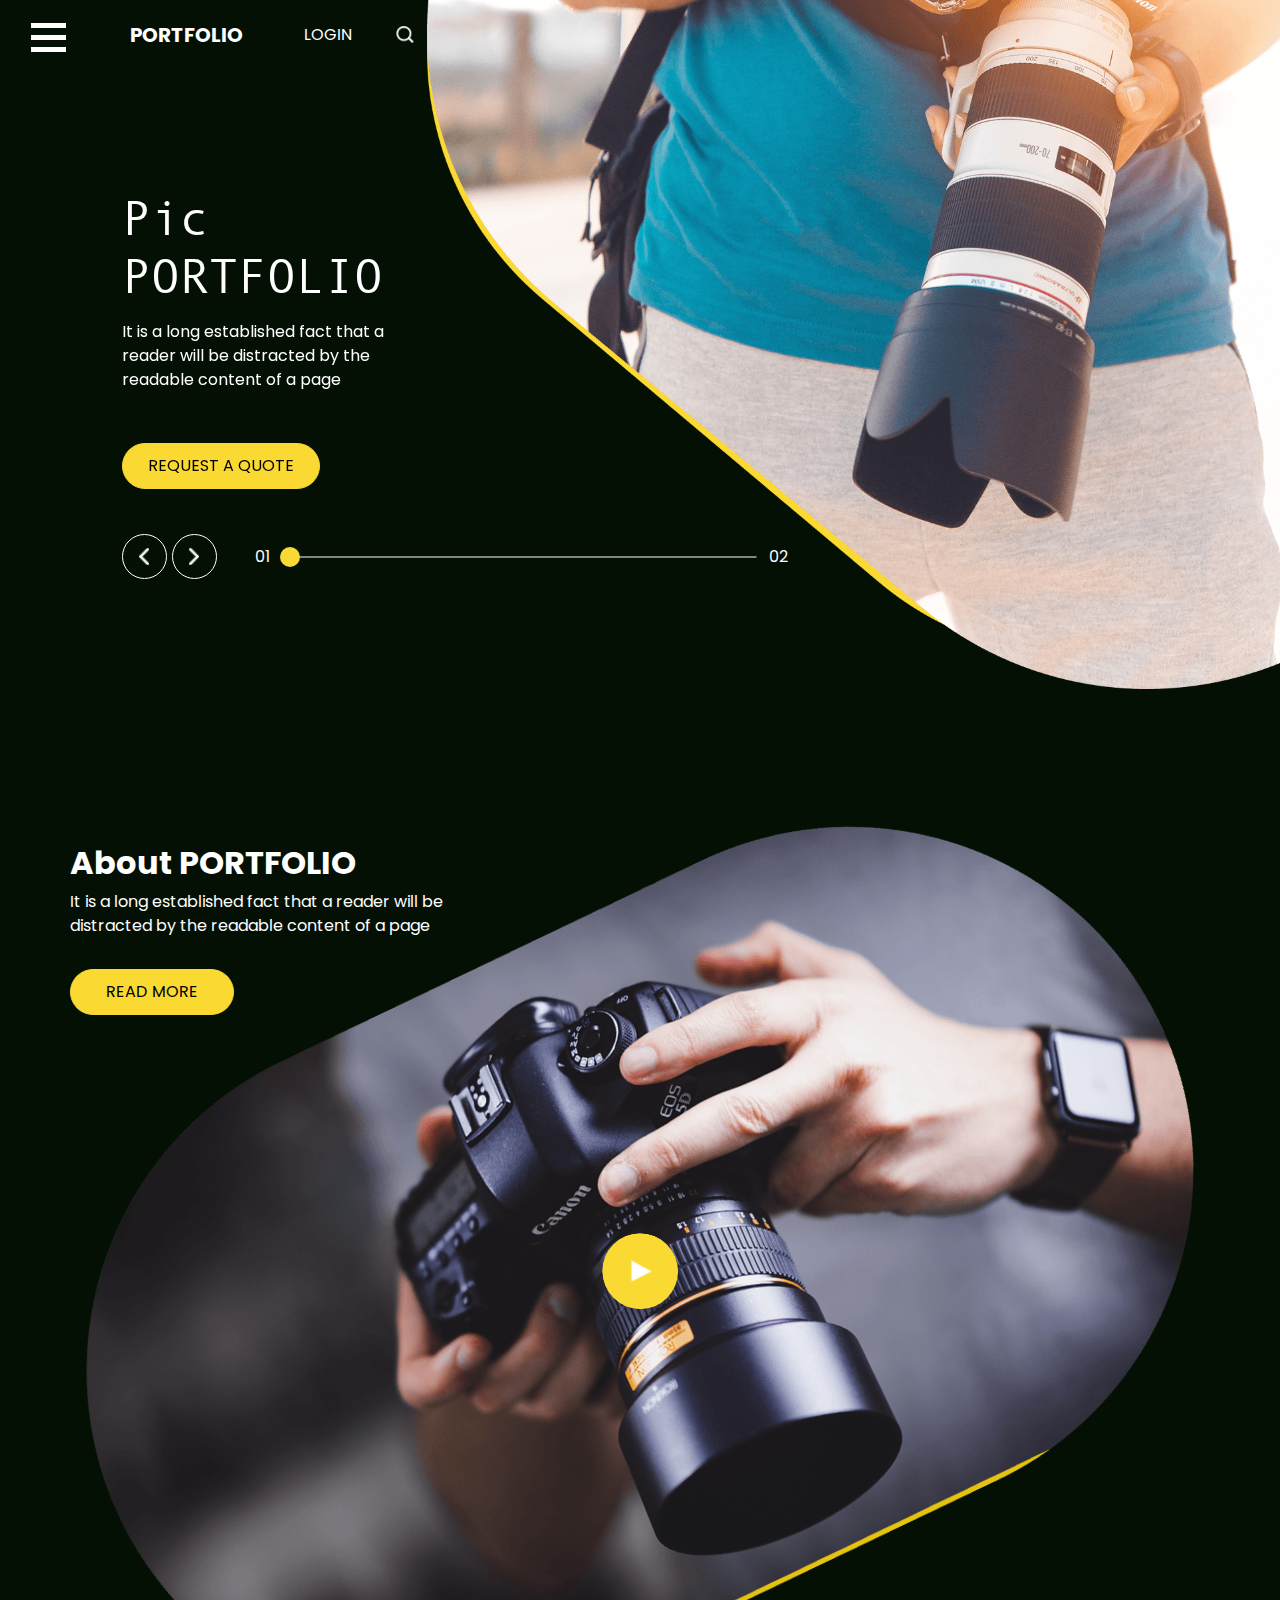
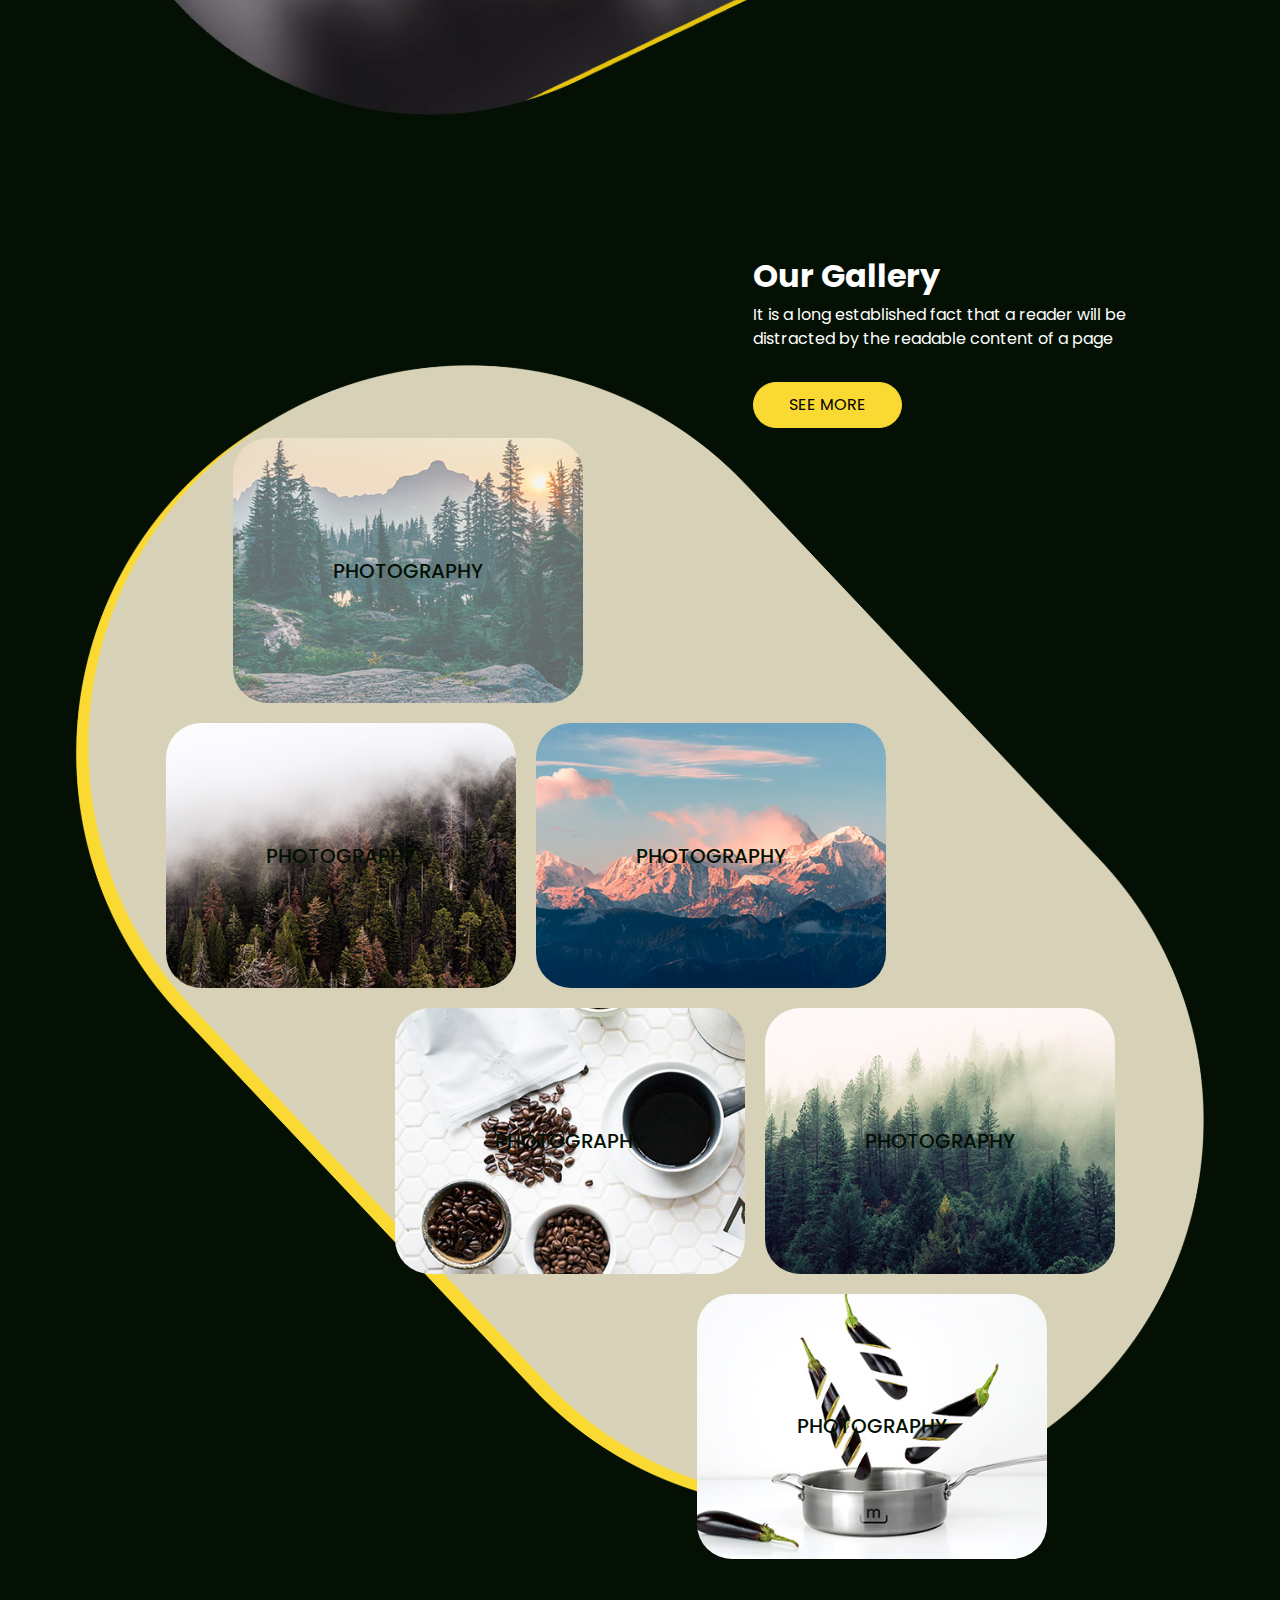
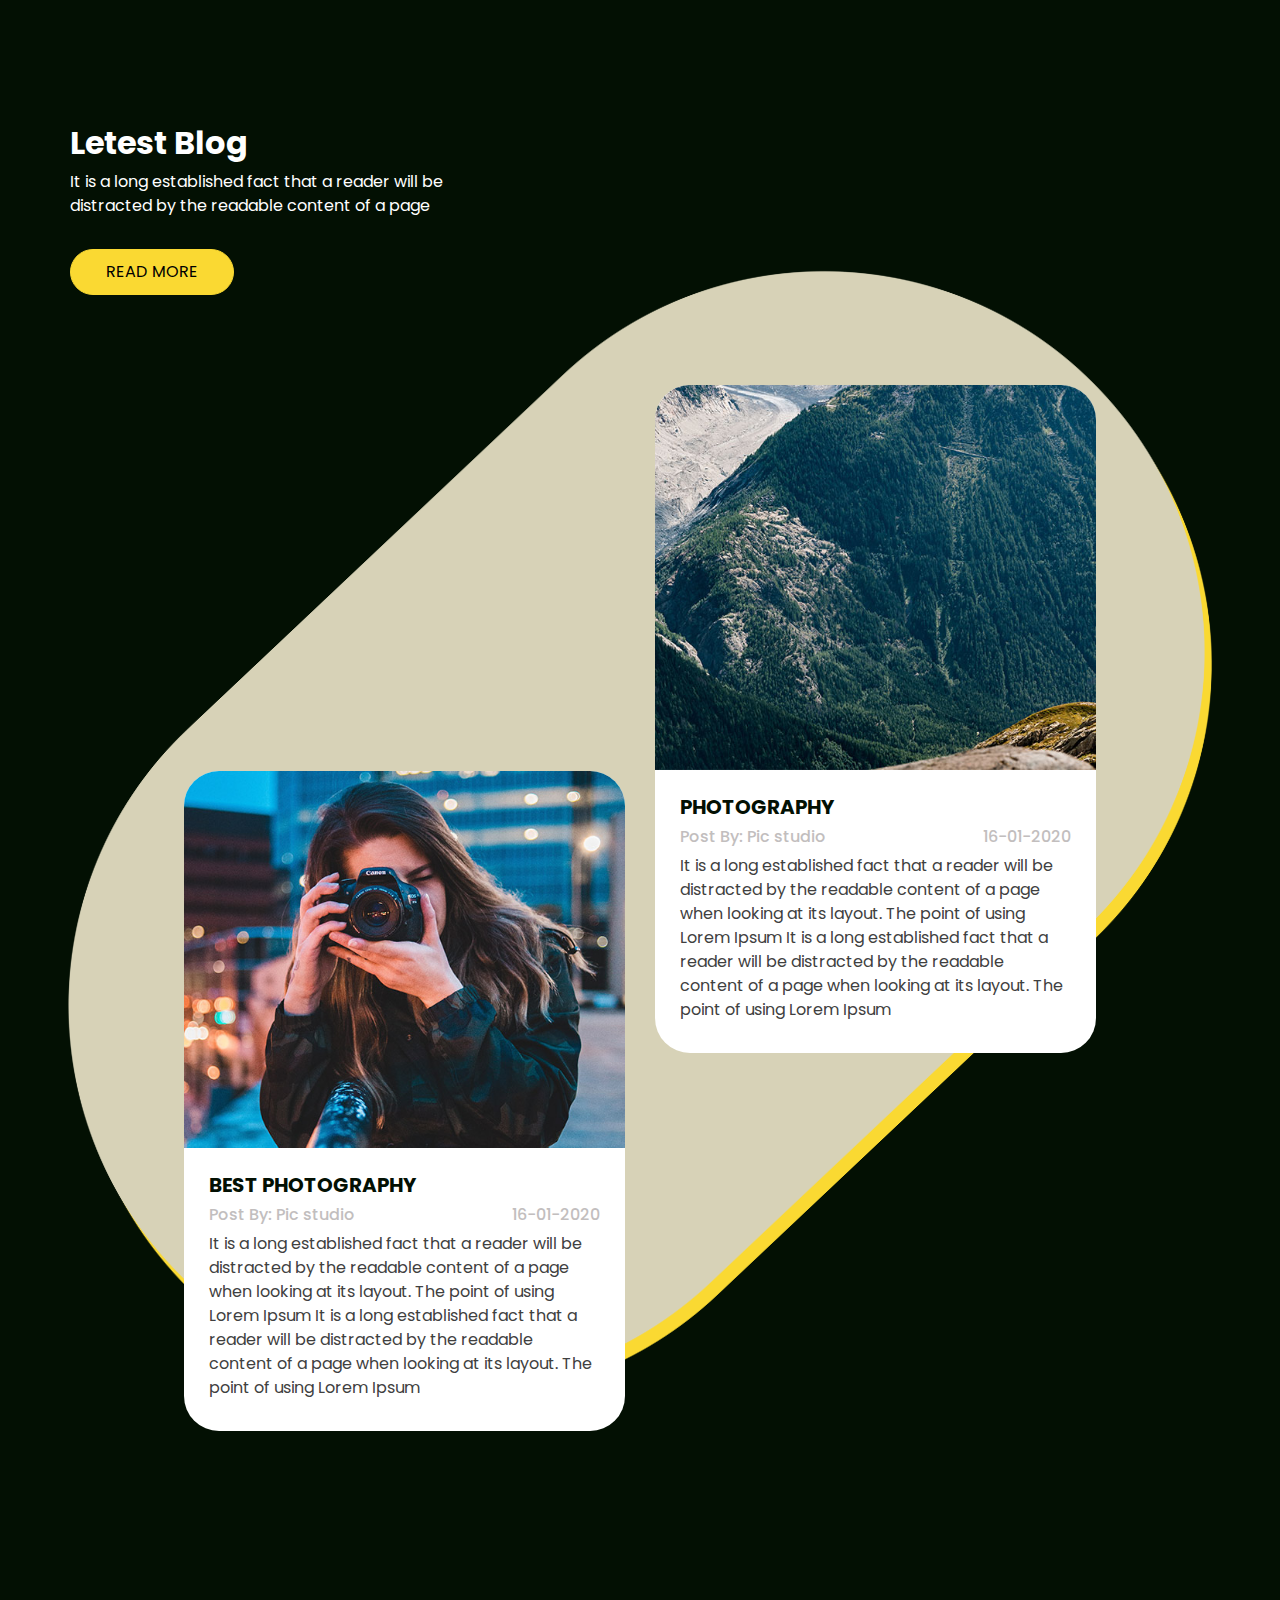
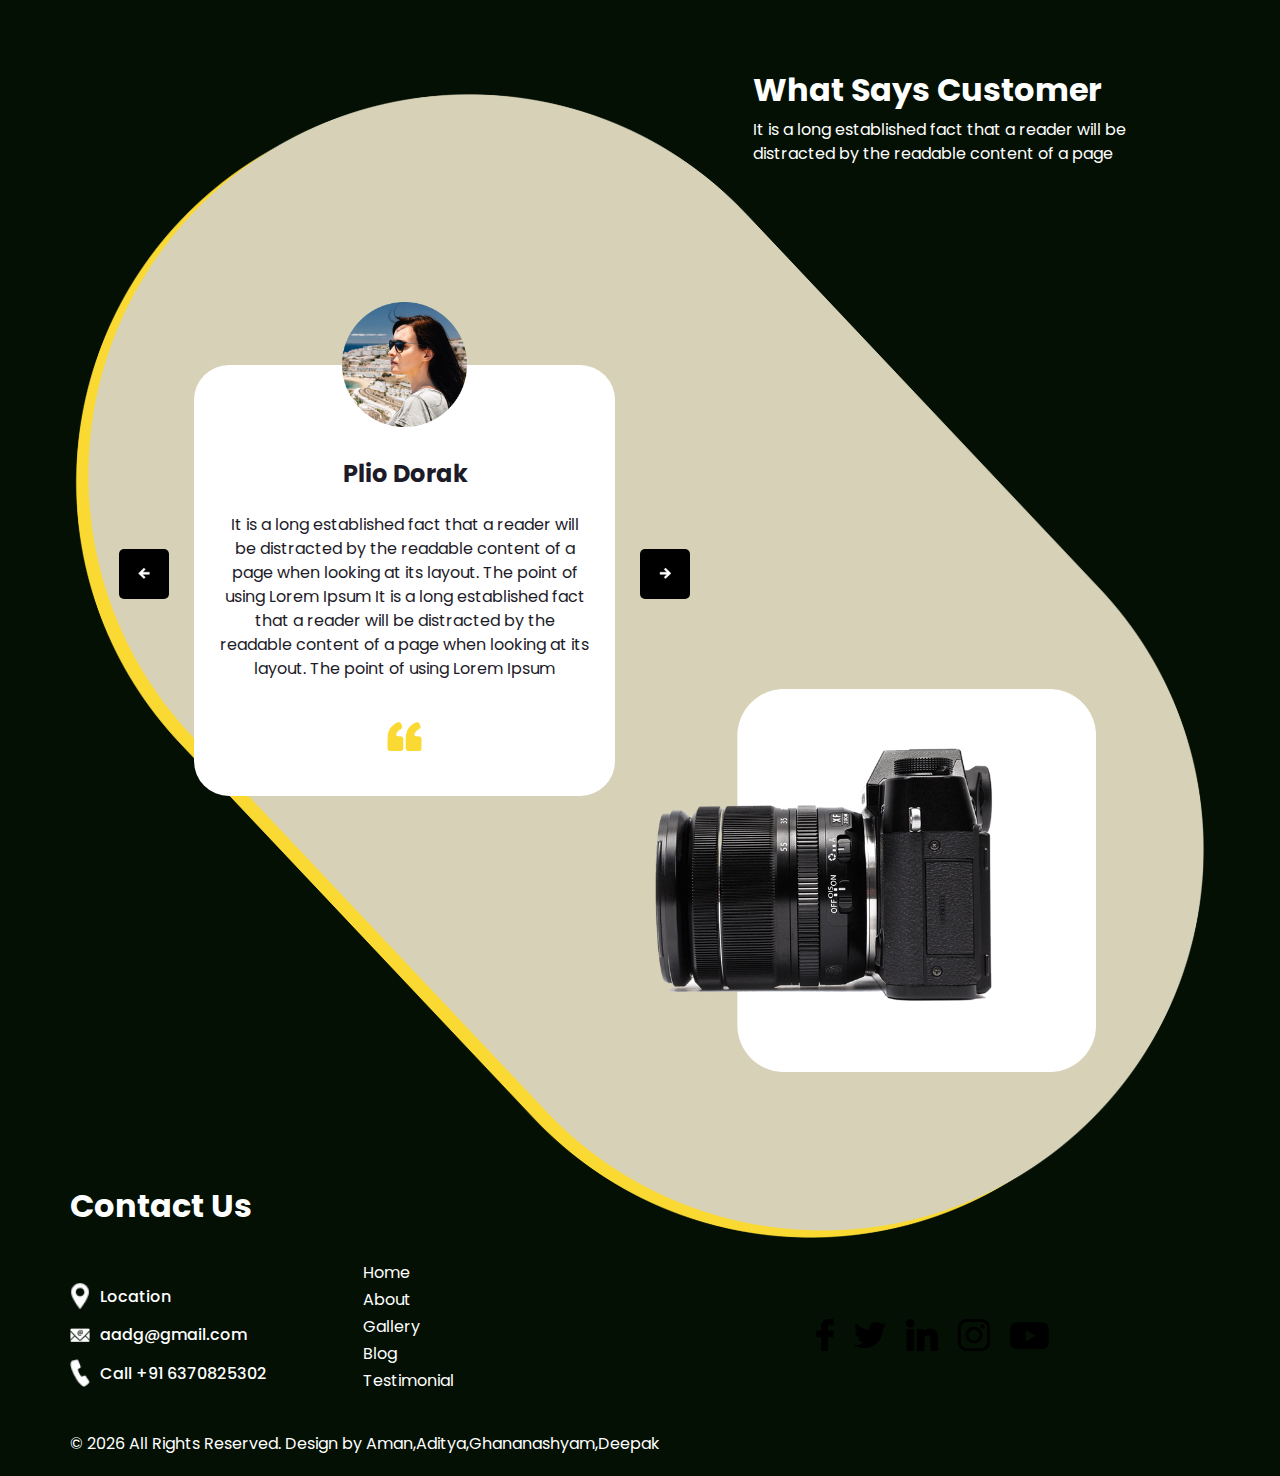
<file: index.html>
<!DOCTYPE html>
<html lang="en">

<head>
  <!-- Basic -->
  <meta charset="utf-8" />
  <meta http-equiv="X-UA-Compatible" content="IE=edge" />
  <!-- Mobile Metas -->
  <meta name="viewport" content="width=device-width, initial-scale=1, shrink-to-fit=no" />
  <!-- Site Metas -->
  <meta name="keywords" content="" />
  <meta name="description" content="" />
  <meta name="author" content="" />

  <title>PORTFOLIO</title>

  <!-- slider stylesheet -->
  <link rel="stylesheet" type="text/css" href="https://cdnjs.cloudflare.com/ajax/libs/OwlCarousel2/2.3.4/assets/owl.carousel.min.css" />

  <!-- bootstrap core css -->
  <link rel="stylesheet" type="text/css" href="css/bootstrap.css" />

  <!-- Custom styles for this template -->
  <link href=" css/style.css" rel="stylesheet" />
  <!-- responsive style -->
  <link href="css/responsive.css" rel="stylesheet" />
</head>

<body>
  <div class="hero_area">
    <!-- header section strats -->
    <header class="header_section">
      <div class="container-fluid">
        <nav class="navbar navbar-expand-lg custom_nav-container d-block">
          <div class="main_nav_menu">
            <div class="fk_width">
              <div class="custom_menu-btn">
                <button onclick="openNav()">
                  <span class="s-1"> </span>
                  <span class="s-2"> </span>
                  <span class="s-3"> </span>
                </button>
              </div>
              <form>
              <div id="myNav" class="overlay">
                <div class="overlay-content">
                  <a class="" href="index.html">Home <span class="sr-only">(current)</span></a>
                  <a class="" href="about.html">About </a>
                  <a class="" href="gallery.html">Gallery </a>
                  <a class="" href="blog.html">Blog </a>
                  <a class="" href="testimonial.html">Testimonial </a>
                  <a class="" href="testimonial.html">Chat Us </a>
                </div>
              </div>
              </form>
            </div>
            <a class="navbar-brand">
              <span>
                PORTFOLIO
              </span>
            </a>
            <div class="user_option">
              <a href="Login.html">
                login
              </a>
              <form class="form-inline ">
                <button class="btn  nav_search-btn" type="submit"></button>
              </form>
            </div>
          </div>
        </nav>
      </div>
    </header>
    <!-- end header section -->

    <!-- slider section -->
    <section class=" slider_section position-relative">
      <div class="container-fluid">
        <div class="row slider-row">
          <div class="col-lg-3 offset-lg-1">
            <div id="carouselExampleIndicators" class="carousel slide" data-ride="carousel">
              <div class="carousel-inner">
                <div class="carousel-item active">
                  <div class="detail-box">
                    <h1>
                      Pic <br />
                      PORTFOLIO
                    </h1>
                    <p>
                      It is a long established fact that a reader will be distracted by the readable content of a page
                    </p>
                    <div>
                      <a href="#">
                        Request A Quote
                      </a>
                    </div>
                  </div>
                </div>
                <div class="carousel-item">
                  <div class="detail-box">
                    <h1>
                      Pic PORTFOLIO<br />
                      
                    </h1>
                    <p>
                      It is a long established fact that a reader will be distracted by the readable content of a page
                    </p>
                    <div>
                      <a href="#">
                        Request A Quote
                      </a>
                    </div>
                  </div>
                </div>
              </div>
              <div class="carousel_control-box">
                <div class="carousel_btn-container">
                  <a class="carousel-control-prev" href="#carouselExampleIndicators" role="button" data-slide="prev">
                    <span class="sr-only">Previous</span>
                  </a>
                  <a class="carousel-control-next" href="#carouselExampleIndicators" role="button" data-slide="next">
                    <span class="sr-only">Next</span>
                  </a>
                </div>
                <ol class="carousel-indicators">
                  <li data-target="#carouselExampleIndicators" data-slide-to="0" class="active li_one">01</li>
                  <li data-target="#carouselExampleIndicators" data-slide-to="1" class="li_two">02</li>
                  <li class="ol_design"></li>
                </ol>
              </div>
            </div>
          </div>
          <div class="col-lg-8 px-0">
            <div class="img-box">
              <img src="images/slider-img.png" alt="" />
            </div>
          </div>
        </div>
      </div>
    </section>
    <!-- end slider section -->
  </div>

  <!-- about section -->

  <section class="about_section layout_padding">
    <div class="container">
      <div class="row">
        <div class="col-md-5">
          <div class="detail-box">
            <div class="heading_container">
              <h2>
                About PORTFOLIO
              </h2>
              <p>
                It is a long established fact that a reader will be distracted by the readable content of a page
              </p>
              <a href="">
                Read More
              </a>
            </div>
          </div>
        </div>
      </div>
    </div>
    <div class="img-box">
      <div class="play_btn">
        <a href="#">
          <img src="images/play.png" alt="" />
        </a>
      </div>
      <img src="images/about-img.png" class="about-img" alt="" />
    </div>
  </section>

  <!-- end about section -->

  <!-- gallery section -->
  <section class="gallery_section layout_padding-top">
    <div class="container">
      <div class="row">
        <div class="col-lg-5 ml-auto">
          <div class="heading_container">
            <h2>
              Our Gallery
            </h2>
            <p>
              It is a long established fact that a reader will be distracted by the readable content of a page
            </p>
            <a href="">
              See More
            </a>
          </div>
        </div>
      </div>
    </div>
    <div class="gallery_container">
      <div class="gallery_bg">
        <img src="images/gallery-bg.png" alt="" />
      </div>
      <div class="container">
        <div class="gallery_box">
          <div class="box b1">
            <div class="img-box">
              <img src="images/gallery-1.jpg" alt="" />
              <h5>
                photography
              </h5>
            </div>
          </div>
          <div class="box b2">
            <div class="img-box">
              <img src="images/gallery-2.jpg" alt="" />
              <h5>
                photography
              </h5>
            </div>
            <div class="img-box">
              <img src="images/gallery-3.jpg" alt="" />
              <h5>
                photography
              </h5>
            </div>
          </div>
          <div class="box b3">
            <div class="img-box">
              <img src="images/gallery-4.jpg" alt="" />
              <h5>
                photography
              </h5>
            </div>
            <div class="img-box">
              <img src="images/gallery-5.jpg" alt="" />
              <h5>
                photography
              </h5>
            </div>
          </div>
          <div class="box b4">
            <div class="img-box">
              <img src="images/gallery-6.jpg" alt="" />
              <h5>
                photography
              </h5>
            </div>
          </div>
        </div>
      </div>
    </div>
  </section>
  <!-- end gallery section -->

  <!-- blog section -->

  <section class="blog_section layout_padding">
    <div class="container">
      <div class="row">
        <div class="col-md-5">
          <div class="detail-box">
            <div class="heading_container">
              <h2>
                Letest Blog
              </h2>
              <p>
                It is a long established fact that a reader will be distracted by the readable content of a page
              </p>
              <a href="">
                Read More
              </a>
            </div>
          </div>
        </div>
      </div>
    </div>
    <div class="blog_container">
      <div class="blog_bg">
        <img src="images/gallery-bg.png" alt="" />
      </div>
      <div class="container">
        <div class="blog_box">
          <div class="row">
            <div class="col-md-6">
              <div class="box b1">
                <div class="img-box">
                  <img src="images/blog1.jpg" alt="" />
                </div>
                <div class="blog-detail">
                  <div class="blog_title">
                    <h5>
                      Best photography
                    </h5>
                    <div class="blog_post">
                      <h6>
                        Post By: Pic studio
                      </h6>
                      <h6>
                        16-01-2020
                      </h6>
                    </div>
                  </div>
                  <p>
                    It is a long established fact that a reader will be distracted by the readable content of a page when looking at its layout. The point of using Lorem Ipsum It is a long established fact that a reader will be distracted by the readable content of a page when looking at its layout. The point of using Lorem Ipsum
                  </p>
                </div>
              </div>
            </div>
            <div class="col-md-6">
              <div class="box b2">
                <div class="img-box">
                  <img src="images/blog2.jpg" alt="" />
                </div>
                <div class="blog-detail">
                  <div class="blog_title">
                    <h5>
                      Photography
                    </h5>
                    <div class="blog_post">
                      <h6>
                        Post By: Pic studio
                      </h6>
                      <h6>
                        16-01-2020
                      </h6>
                    </div>
                  </div>
                  <p>
                    It is a long established fact that a reader will be distracted by the readable content of a page when looking at its layout. The point of using Lorem Ipsum It is a long established fact that a reader will be distracted by the readable content of a page when looking at its layout. The point of using Lorem Ipsum
                  </p>
                </div>
              </div>
            </div>
          </div>
        </div>
      </div>
    </div>
  </section>

  <!-- end blog section -->

  <!-- client section -->

  <section class="client_section layout_padding">
    <div class="container">
      <div class="row">
        <div class="col-lg-5 ml-auto">
          <div class="heading_container">
            <h2>
              What Says Customer
            </h2>
            <p>
              It is a long established fact that a reader will be distracted by the readable content of a page
            </p>
          </div>
        </div>
      </div>
    </div>
    <div class="client_container">
      <div class="client_bg">
        <img src="images/gallery-bg.png" alt="" />
      </div>
      <div class="container">
        <div class="client_box">
          <div class="row">
            <div class="col-lg-6">
              <div class="box b1">
                <div id="carouselExampleControls" class="carousel slide" data-ride="carousel">
                  <div class="carousel-inner">
                    <div class="carousel-item active">
                      <div class="client_content-box layout_padding">
                        <div class="img-box">
                          <img src="images/client.png" alt="" />
                        </div>
                        <div class="detail-box">
                          <h4>
                            Plio Dorak
                          </h4>
                          <p>
                            It is a long established fact that a reader will be distracted by the readable content of a page when looking at its layout. The point of using Lorem Ipsum It is a long established fact that a reader will be distracted by the readable content of a page when looking at its layout. The point of using Lorem Ipsum
                          </p>
                          <img src="images/quote.png" alt="" />
                        </div>
                      </div>
                    </div>
                    <div class="carousel-item">
                      <div class="client_content-box layout_padding">
                        <div class="img-box">
                          <img src="images/client.png" alt="" />
                        </div>
                        <div class="detail-box">
                          <h4>
                            Plio Dorak
                          </h4>
                          <p>
                            It is a long established fact that a reader will be distracted by the readable content of a page when looking at its layout. The point of using Lorem Ipsum It is a long established fact that a reader will be distracted by the readable content of a page when looking at its layout. The point of using Lorem Ipsum
                          </p>
                          <img src="images/quote.png" alt="" />
                        </div>
                      </div>
                    </div>
                    <div class="carousel-item">
                      <div class="client_content-box layout_padding">
                        <div class="img-box">
                          <img src="images/client.png" alt="" />
                        </div>
                        <div class="detail-box">
                          <h4>
                            Plio Dorak
                          </h4>
                          <p>
                            It is a long established fact that a reader will be distracted by the readable content of a page when looking at its layout. The point of using Lorem Ipsum It is a long established fact that a reader will be distracted by the readable content of a page when looking at its layout. The point of using Lorem Ipsum
                          </p>
                          <img src="images/quote.png" alt="" />
                        </div>
                      </div>
                    </div>
                  </div>
                  <a class="carousel-control-prev" href="#carouselExampleControls" role="button" data-slide="prev">
                    <span class="sr-only">Previous</span>
                  </a>
                  <a class="carousel-control-next" href="#carouselExampleControls" role="button" data-slide="next">
                    <span class="sr-only">Next</span>
                  </a>
                </div>
              </div>
            </div>
            <div class="col-lg-6">
              <div class="box b2">
                <div class="camera_img-box">
                  <img src="images/camera.png" alt="" />
                </div>
              </div>
            </div>
          </div>
        </div>
      </div>
    </div>
  </section>

  <!-- end client section -->

  <!-- info section -->

  <section class="info_section ">
    <div class="info_container layout_padding-top">
      <div class="container">
        <div class="heading_container">
          <h2>
            Contact Us
          </h2>
        </div>
        <div class="info_main">
          <div class="row">
            <div class="col-md-4 col-lg-3">
              <div class="info_contact ">
                <a href="#" class="link-box">
                  <div class="img-box">
                    <img src="images/location.png" alt="" />
                  </div>
                  <div class="detail-box">
                    <h6>Location
                    </h6>
                  </div>
                </a>
                <a href="#" class="link-box">
                  <div class="img-box">
                    <img src="images/mail.png" alt="" />
                  </div>
                  <div class="detail-box">
                    <h6>
                      aadg@gmail.com
                    </h6>
                  </div>
                </a>
                <a href="#" class="link-box">
                  <div class="img-box">
                    <img src="images/call.png" alt="" />
                  </div>
                  <div class="detail-box">
                    <h6>
                      Call +91 6370825302
                    </h6>
                  </div>
                </a>
              </div>
            </div>
            <div class="col-md-2 col-lg-3">
              <div class="info_link-box">
                <ul>
                  <li class=" ">
                    <a class="" href="index.html">Home <span class="sr-only">(current)</span></a>
                  </li>
                  <li class="">
                    <a class="" href="about.html">About </a>
                  </li>
                  <li class="">
                    <a class="" href="gallery.html">Gallery </a>
                  </li>
                  <li class="">
                    <a class="" href="blog.html">Blog </a>
                  </li>
                  <li class="">
                    <a class="" href="testimonial.html">Testimonial </a>
                  </li>
                </ul>
              </div>
            </div>
            <div class="col-md-6 ">
              <div class="social_box">
                <a href="#">
                  <img src="images/facebook.png" alt="" />
                </a>
                <a href="#">
                  <img src="images/twitter.png" alt="" />
                </a>
                <a href="#">
                  <img src="images/linkedin.png" alt="" />
                </a>
                <a href="#">
                  <img src="images/instagram.png" alt="" />
                </a>
                <a href="#">
                  <img src="images/youtube.png" alt="" />
                </a>
              </div>
            </div>
          </div>
        </div>
      </div>
    </div>
  </section>

  <!-- end info section -->

  <!-- footer section -->
  <footer class="footer_section ">
    <div class="container">
      <p>
        &copy; <span id="displayYear"></span> All Rights Reserved. Design by Aman,Aditya,Ghananashyam,Deepak
      </p>
    </div>
  </footer>
  <!-- footer section -->

  <script src="js/jquery-3.4.1.min.js"></script>
  <script src="js/bootstrap.js"></script>
  <script src="https://cdnjs.cloudflare.com/ajax/libs/OwlCarousel2/2.3.4/owl.carousel.min.js"></script>
  <script src="js/custom.js"></script>
</body>

</html>
</file>
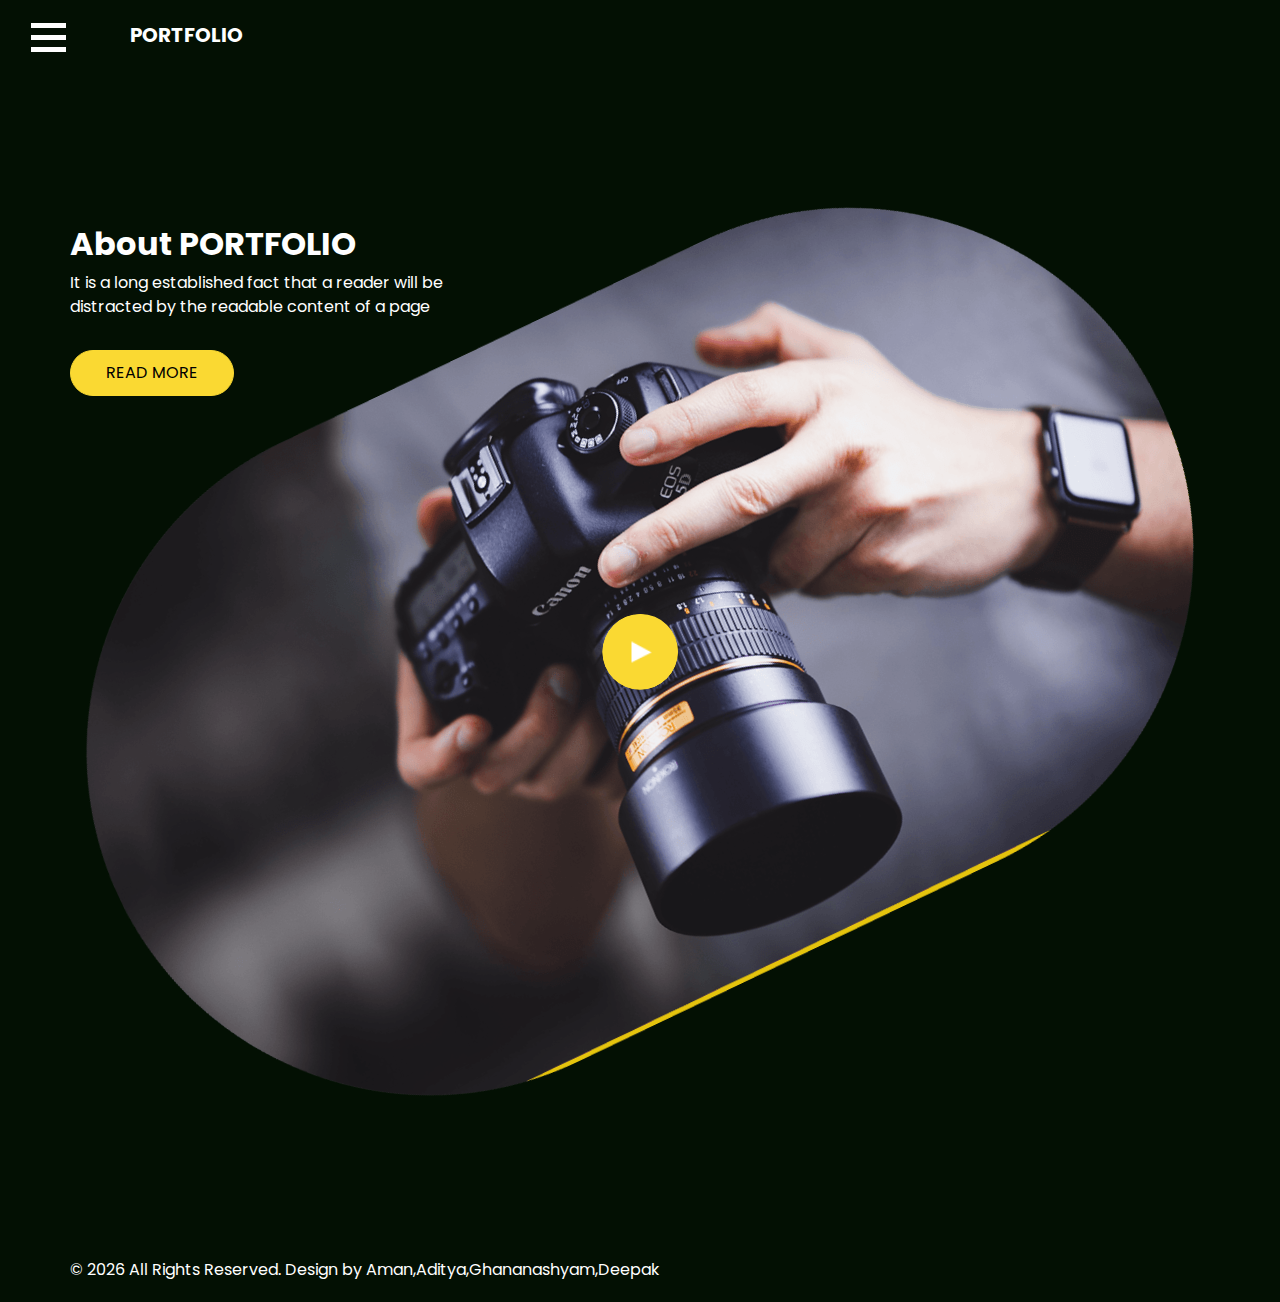
<file: about.html>
<!DOCTYPE html>
<html lang="en">

<head>
  <!-- Basic -->
  <meta charset="utf-8" />
  <meta http-equiv="X-UA-Compatible" content="IE=edge" />
  <!-- Mobile Metas -->
  <meta name="viewport" content="width=device-width, initial-scale=1, shrink-to-fit=no" />
  <!-- Site Metas -->
  <meta name="keywords" content="" />
  <meta name="description" content="" />
  <meta name="author" content="" />

  <title>About</title>

  <!-- slider stylesheet -->
  <link rel="stylesheet" type="text/css" href="https://cdnjs.cloudflare.com/ajax/libs/OwlCarousel2/2.3.4/assets/owl.carousel.min.css" />

  <!-- bootstrap core css -->
  <link rel="stylesheet" type="text/css" href="css/bootstrap.css" />

  <!-- Custom styles for this template -->
  <link href=" css/style.css" rel="stylesheet" />
  <!-- responsive style -->
  <link href="css/responsive.css" rel="stylesheet" />
</head>

<body class="sub_page">
  <div class="hero_area">
    <!-- header section strats -->
    <header class="header_section">
      <div class="container-fluid">
        <nav class="navbar navbar-expand-lg custom_nav-container d-block">
          <div class="main_nav_menu">
            <div class="fk_width">
              <div class="custom_menu-btn">
                <button onclick="openNav()">
                  <span class="s-1"> </span>
                  <span class="s-2"> </span>
                  <span class="s-3"> </span>
                </button>
              </div>
              <div id="myNav" class="overlay">
                <div class="overlay-content">
                  <a class="" href="index.html">Home <span class="sr-only">(current)</span></a>
                  <a class="" href="about.html">About </a>
                  <a class="" href="gallery.html">Gallery </a>
                  <a class="" href="blog.html">Blog </a>
                  <a class="" href="testimonial.html">Testimonial </a>
                </div>
              </div>
            </div>
            <a class="navbar-brand" href="index.html">
              <span>
                PORTFOLIO
              </span>
            </a>
          </div>
        </nav>
      </div>
    </header>
    <!-- end header section -->
  </div>

  <div class="layout_padding">
    <!-- about section -->

    <section class="about_section layout_padding-bottom">
      <div class="container">
        <div class="row">
          <div class="col-md-5">
            <div class="detail-box">
              <div class="heading_container">
                <h2>
                  About PORTFOLIO
                </h2>
                <p>
                  It is a long established fact that a reader will be distracted by the readable content of a page
                </p>
                <a href="#">
                  Read More
                </a>
              </div>
            </div>
          </div>
        </div>
      </div>
      <div class="img-box">
        <div class="play_btn">
          <a href="#">
            <img src="images/play.png" alt="" />
          </a>
        </div>
        <img src="images/about-img.png" class="about-img" alt="" />
      </div>
    </section>

    <!-- end about section -->
  </div>

  <!-- footer section -->
  <footer class="footer_section ">
    <div class="container">
      <p>
        &copy; <span id="displayYear"></span> All Rights Reserved. Design by Aman,Aditya,Ghananashyam,Deepak
      </p>
    </div>
  </footer>
  <!-- footer section -->

  <script src="js/jquery-3.4.1.min.js"></script>
  <script src="js/bootstrap.js"></script>
  <script src="https://cdnjs.cloudflare.com/ajax/libs/OwlCarousel2/2.3.4/owl.carousel.min.js"></script>
  <script src="js/custom.js"></script>
</body>

</html>
</file>
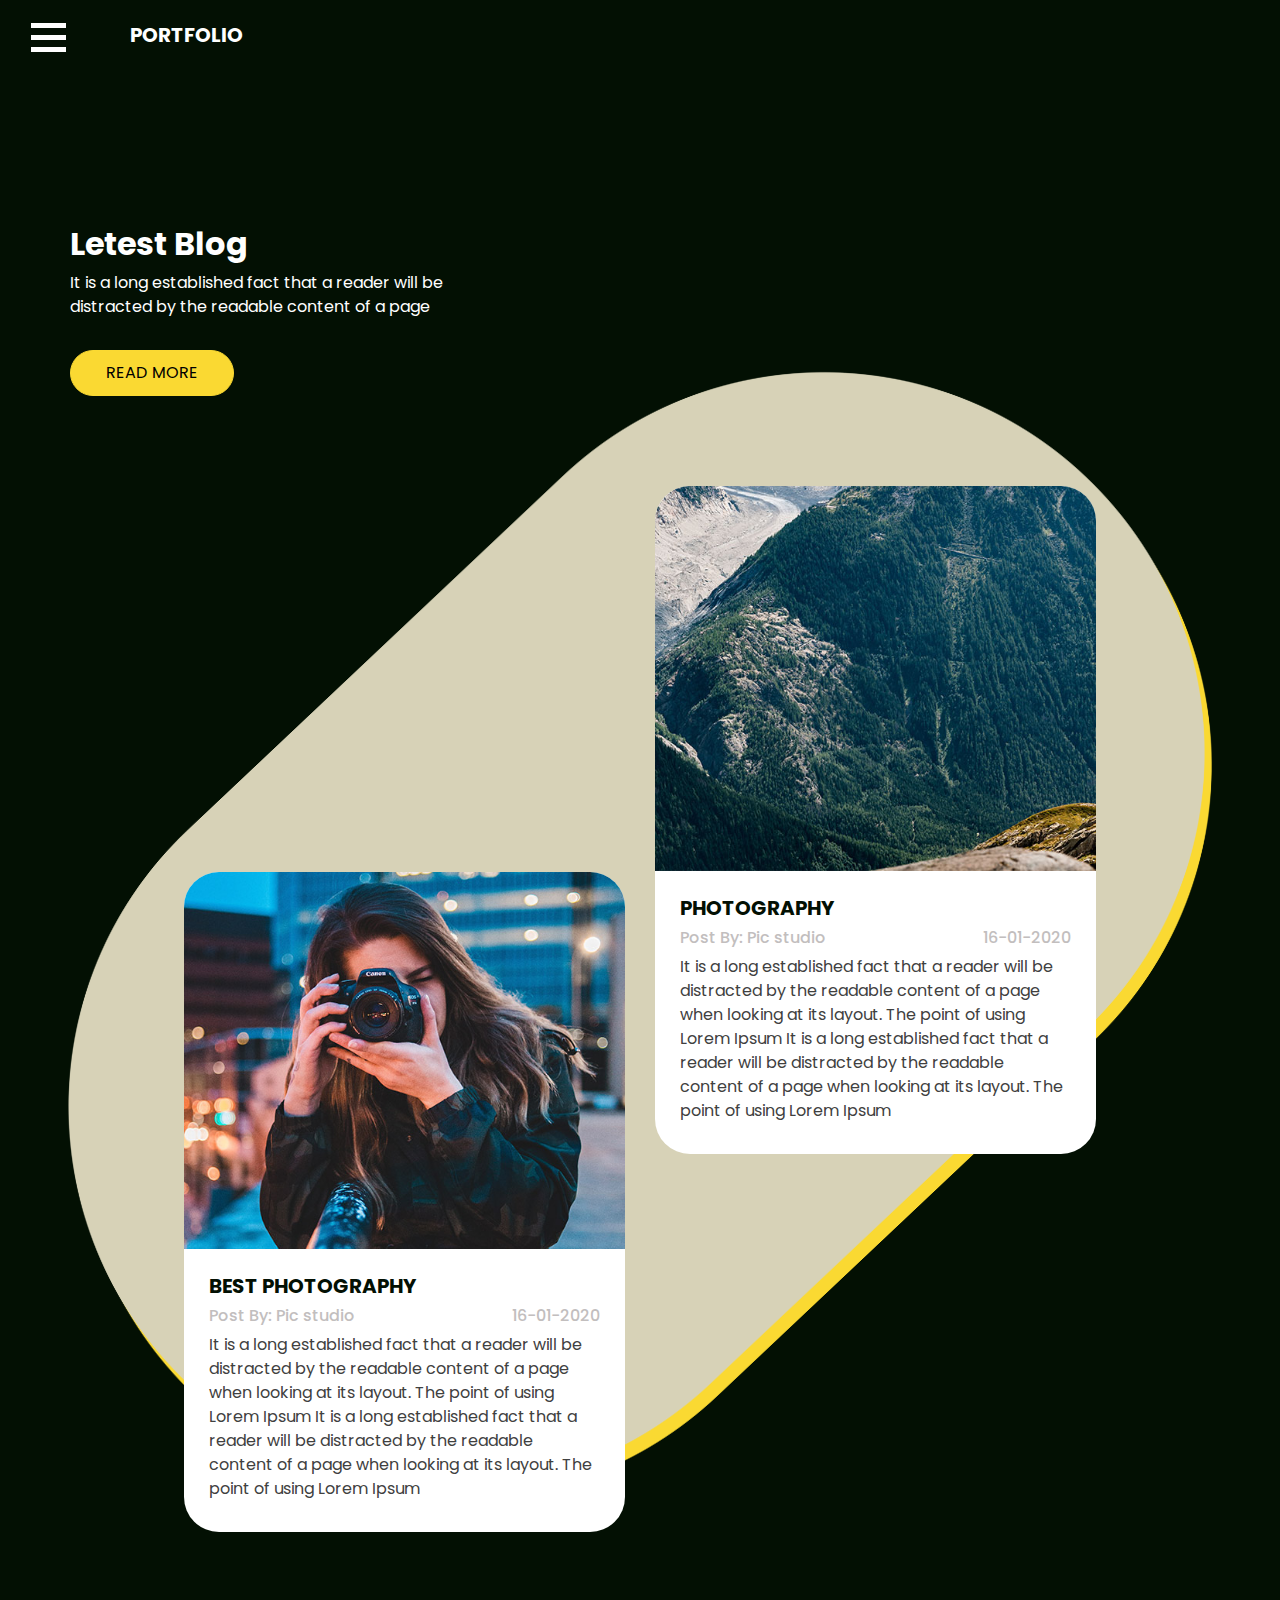
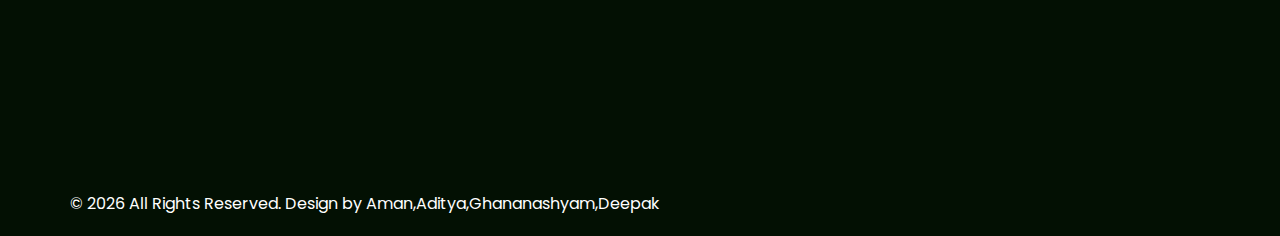
<file: blog.html>
<!DOCTYPE html>
<html lang="en">

<head>
  <!-- Basic -->
  <meta charset="utf-8" />
  <meta http-equiv="X-UA-Compatible" content="IE=edge" />
  <!-- Mobile Metas -->
  <meta name="viewport" content="width=device-width, initial-scale=1, shrink-to-fit=no" />
  <!-- Site Metas -->
  <meta name="keywords" content="" />
  <meta name="description" content="" />
  <meta name="author" content="" />

  <title>Blog</title>

  <!-- slider stylesheet -->
  <link rel="stylesheet" type="text/css" href="https://cdnjs.cloudflare.com/ajax/libs/OwlCarousel2/2.3.4/assets/owl.carousel.min.css" />

  <!-- bootstrap core css -->
  <link rel="stylesheet" type="text/css" href="css/bootstrap.css" />

  <!-- Custom styles for this template -->
  <link href=" css/style.css" rel="stylesheet" />
  <!-- responsive style -->
  <link href="css/responsive.css" rel="stylesheet" />
</head>

<body class="sub_page">
  <div class="hero_area">
    <!-- header section strats -->
    <header class="header_section">
      <div class="container-fluid">
        <nav class="navbar navbar-expand-lg custom_nav-container d-block">
          <div class="main_nav_menu">
            <div class="fk_width">
              <div class="custom_menu-btn">
                <button onclick="openNav()">
                  <span class="s-1"> </span>
                  <span class="s-2"> </span>
                  <span class="s-3"> </span>
                </button>
              </div>
              <div id="myNav" class="overlay">
                <div class="overlay-content">
                  <a class="" href="index.html">Home <span class="sr-only">(current)</span></a>
                  <a class="" href="about.html">About </a>
                  <a class="" href="gallery.html">Gallery </a>
                  <a class="" href="blog.html">Blog </a>
                  <a class="" href="testimonial.html">Testimonial </a>
                </div>
              </div>
            </div>
            <a class="navbar-brand" href="index.html">
              <span>
                PORTFOLIO
              </span>
            </a>
          </div>
        </nav>
      </div>
    </header>
    <!-- end header section -->
  </div>

  <div class="layout_padding-bottom">

    <!-- blog section -->

    <section class="blog_section layout_padding">
      <div class="container">
        <div class="row">
          <div class="col-md-5">
            <div class="detail-box">
              <div class="heading_container">
                <h2>
                  Letest Blog
                </h2>
                <p>
                  It is a long established fact that a reader will be distracted by the readable content of a page
                </p>
                <a href="">
                  Read More
                </a>
              </div>
            </div>
          </div>
        </div>
      </div>
      <div class="blog_container">
        <div class="blog_bg">
          <img src="images/gallery-bg.png" alt="" />
        </div>
        <div class="container">
          <div class="blog_box">
            <div class="row">
              <div class="col-md-6">
                <div class="box b1">
                  <div class="img-box">
                    <img src="images/blog1.jpg" alt="" />
                  </div>
                  <div class="blog-detail">
                    <div class="blog_title">
                      <h5>
                        Best photography
                      </h5>
                      <div class="blog_post">
                        <h6>
                          Post By: Pic studio
                        </h6>
                        <h6>
                          16-01-2020
                        </h6>
                      </div>
                    </div>
                    <p>
                      It is a long established fact that a reader will be distracted by the readable content of a page when looking at its layout. The point of using Lorem Ipsum It is a long established fact that a reader will be distracted by the readable content of a page when looking at its layout. The point of using Lorem Ipsum
                    </p>
                  </div>
                </div>
              </div>
              <div class="col-md-6">
                <div class="box b2">
                  <div class="img-box">
                    <img src="images/blog2.jpg" alt="" />
                  </div>
                  <div class="blog-detail">
                    <div class="blog_title">
                      <h5>
                        Photography
                      </h5>
                      <div class="blog_post">
                        <h6>
                          Post By: Pic studio
                        </h6>
                        <h6>
                          16-01-2020
                        </h6>
                      </div>
                    </div>
                    <p>
                      It is a long established fact that a reader will be distracted by the readable content of a page when looking at its layout. The point of using Lorem Ipsum It is a long established fact that a reader will be distracted by the readable content of a page when looking at its layout. The point of using Lorem Ipsum
                    </p>
                  </div>
                </div>
              </div>
            </div>
          </div>
        </div>
      </div>
    </section>

    <!-- end blog section -->
  </div>

  <!-- footer section -->
  <footer class="footer_section ">
    <div class="container">
      <p>
        &copy; <span id="displayYear"></span> All Rights Reserved. Design by Aman,Aditya,Ghananashyam,Deepak
      </p>
    </div>
  </footer>
  <!-- footer section -->

  <script src="js/jquery-3.4.1.min.js"></script>
  <script src="js/bootstrap.js"></script>
  <script src="https://cdnjs.cloudflare.com/ajax/libs/OwlCarousel2/2.3.4/owl.carousel.min.js"></script>
  <script src="js/custom.js"></script>
</body>

</html>
</file>
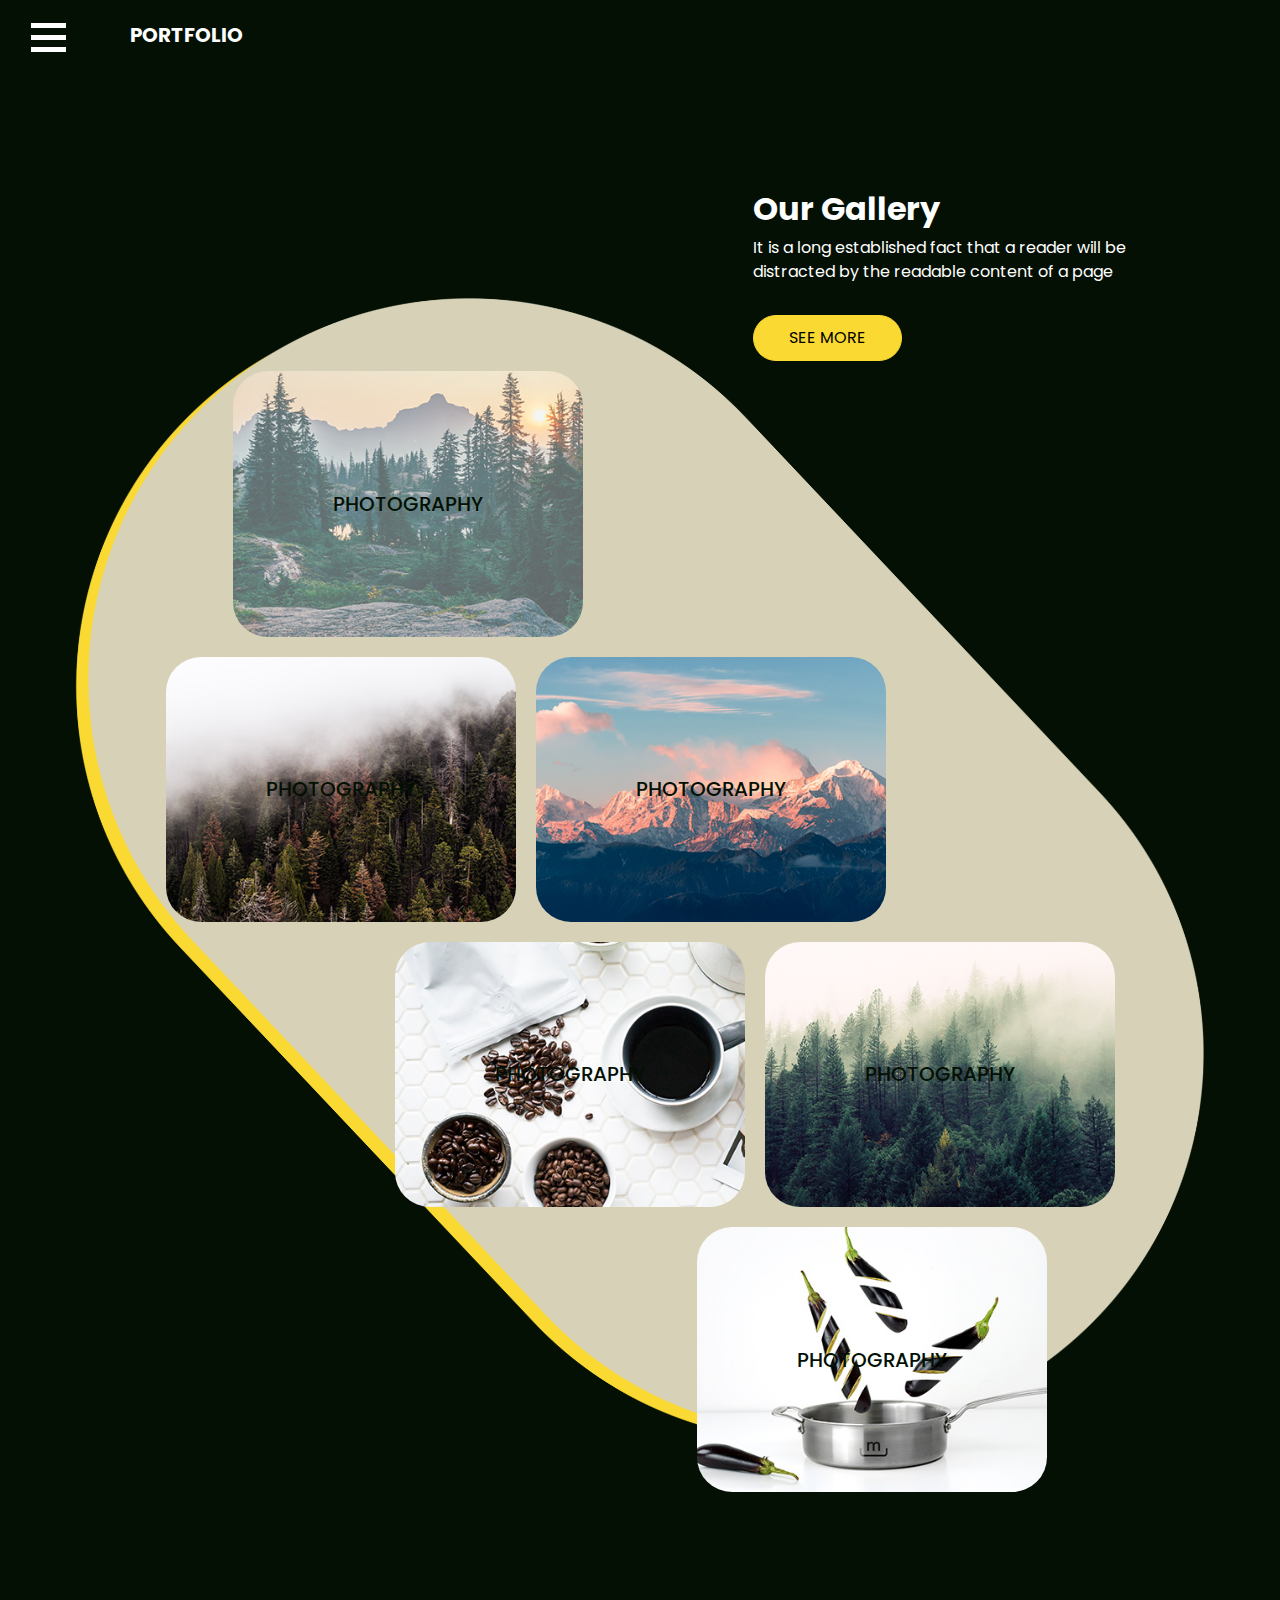
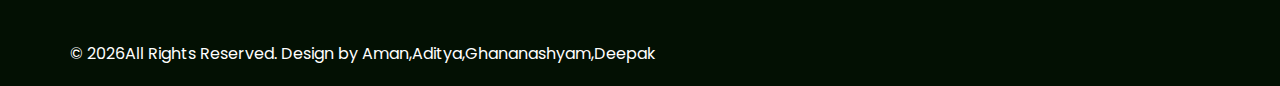
<file: gallery.html>
<!DOCTYPE html>
<html lang="en">

<head>
  <!-- Basic -->
  <meta charset="utf-8" />
  <meta http-equiv="X-UA-Compatible" content="IE=edge" />
  <!-- Mobile Metas -->
  <meta name="viewport" content="width=device-width, initial-scale=1, shrink-to-fit=no" />
  <!-- Site Metas -->
  <meta name="keywords" content="" />
  <meta name="description" content="" />
  <meta name="author" content="" />

  <title>Gallery</title>

  <!-- slider stylesheet -->
  <link rel="stylesheet" type="text/css" href="https://cdnjs.cloudflare.com/ajax/libs/OwlCarousel2/2.3.4/assets/owl.carousel.min.css" />

  <!-- bootstrap core css -->
  <link rel="stylesheet" type="text/css" href="css/bootstrap.css" />

  <!-- Custom styles for this template -->
  <link href=" css/style.css" rel="stylesheet" />
  <!-- responsive style -->
  <link href="css/responsive.css" rel="stylesheet" />
</head>

<body class="sub_page">
  <div class="hero_area">
    <!-- header section strats -->
    <header class="header_section">
      <div class="container-fluid">
        <nav class="navbar navbar-expand-lg custom_nav-container d-block">
          <div class="main_nav_menu">
            <div class="fk_width">
              <div class="custom_menu-btn">
                <button onclick="openNav()">
                  <span class="s-1"> </span>
                  <span class="s-2"> </span>
                  <span class="s-3"> </span>
                </button>
              </div>
              <div id="myNav" class="overlay">
                <div class="overlay-content">
                  <a class="" href="index.html">Home <span class="sr-only">(current)</span></a>
                  <a class="" href="about.html">About </a>
                  <a class="" href="gallery.html">Gallery </a>
                  <a class="" href="blog.html">Blog </a>
                  <a class="" href="testimonial.html">Testimonial </a>
                </div>
              </div>
            </div>
            <a class="navbar-brand" href="index.html">
              <span>
                PORTFOLIO
              </span>
            </a>
          </div>
        </nav>
      </div>
    </header>
    <!-- end header section -->

  </div>


  <!-- gallery section -->
  <section class="gallery_section layout_padding">
    <div class="container">
      <div class="row">
        <div class="col-lg-5 ml-auto">
          <div class="heading_container">
            <h2>
              Our Gallery
            </h2>
            <p>
              It is a long established fact that a reader will be distracted by the readable content of a page
            </p>
            <a href="">
              See More
            </a>
          </div>
        </div>
      </div>
    </div>
    <div class="gallery_container">
      <div class="gallery_bg">
        <img src="images/gallery-bg.png" alt="" />
      </div>
      <div class="container">
        <div class="gallery_box">
          <div class="box b1">
            <div class="img-box">
              <img src="images/gallery-1.jpg" alt="" />
              <h5>
                photography
              </h5>
            </div>
          </div>
          <div class="box b2">
            <div class="img-box">
              <img src="images/gallery-2.jpg" alt="" />
              <h5>
                photography
              </h5>
            </div>
            <div class="img-box">
              <img src="images/gallery-3.jpg" alt="" />
              <h5>
                photography
              </h5>
            </div>
          </div>
          <div class="box b3">
            <div class="img-box">
              <img src="images/gallery-4.jpg" alt="" />
              <h5>
                photography
              </h5>
            </div>
            <div class="img-box">
              <img src="images/gallery-5.jpg" alt="" />
              <h5>
                photography
              </h5>
            </div>
          </div>
          <div class="box b4">
            <div class="img-box">
              <img src="images/gallery-6.jpg" alt="" />
              <h5>
                photography
              </h5>
            </div>
          </div>
        </div>
      </div>
    </div>
  </section>
  <!-- end gallery section -->

  <!-- footer section -->
  <footer class="footer_section ">
    <div class="container">
      <p>
        &copy; <span id="displayYear"></span>All Rights Reserved. Design by Aman,Aditya,Ghananashyam,Deepak
      </p>
    </div>
  </footer>
  <!-- footer section -->

  <script src="js/jquery-3.4.1.min.js"></script>
  <script src="js/bootstrap.js"></script>
  <script src="https://cdnjs.cloudflare.com/ajax/libs/OwlCarousel2/2.3.4/owl.carousel.min.js"></script>
  <script src="js/custom.js"></script>
</body>

</html>
</file>
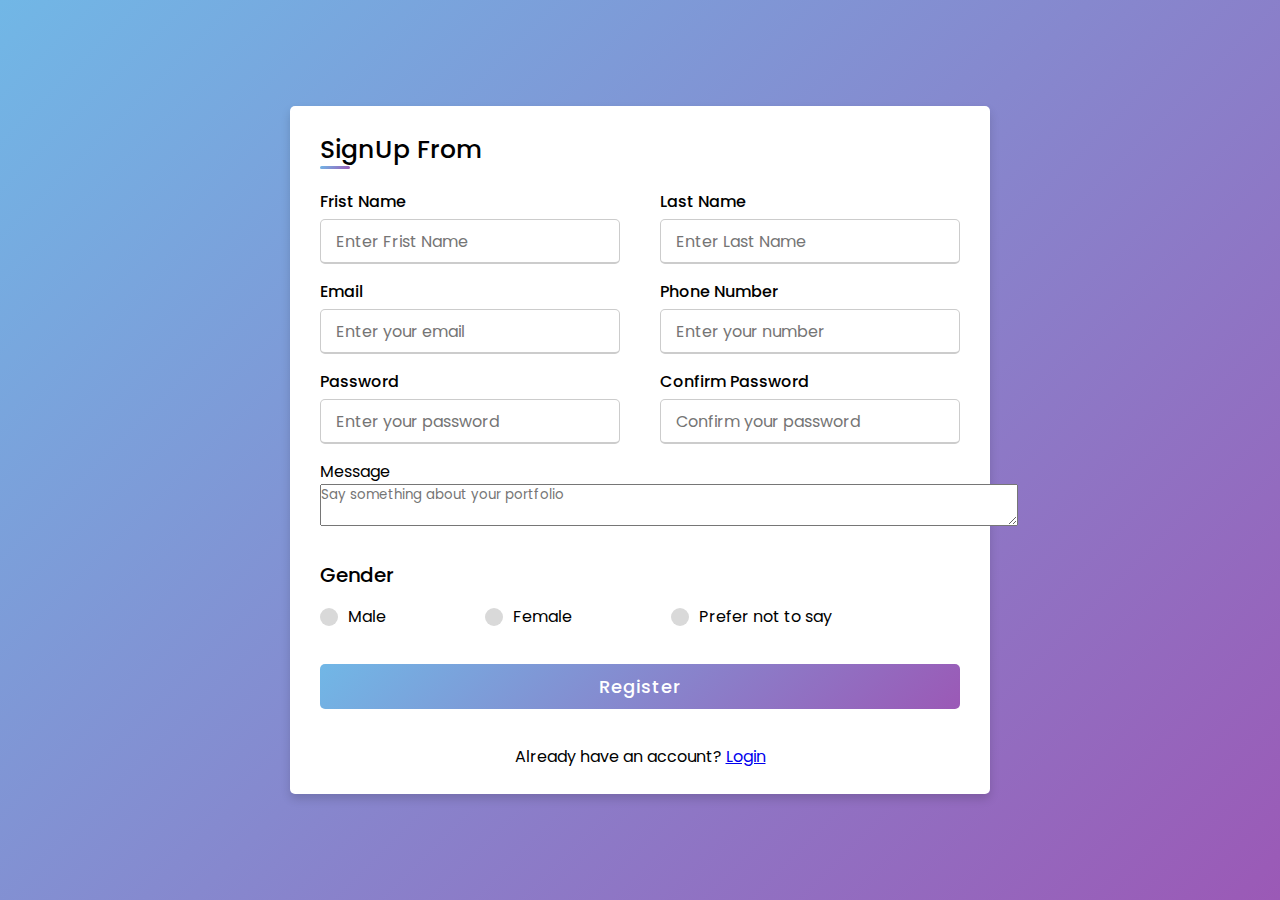
<file: SignUp.html>
<!DOCTYPE html>

<html lang="en" dir="ltr">
  <head>
    <meta charset="UTF-8">
    <title>Registration Form </title>
    <link rel="stylesheet" href="css/style1.css">
     <meta name="viewport" content="width=device-width, initial-scale=1.0">
   </head>
<body>
  <div class="container">
    <div class="title">SignUp From</div>
    <div class="content">
      <form action="Db.php">
        <div class="user-details">
          <div class="input-box">
            <span class="details">Frist Name</span>
            <input type="text"  placeholder="Enter Frist Name" required name="fname">
          </div>
          <div class="input-box">
            <span class="details">Last Name</span>
            <input type="text" placeholder="Enter Last Name" required name="lname">
          </div>
          <div class="input-box">
            <span class="details">Email</span>
            <input type="text" placeholder="Enter your email" required name="email">
          </div>
          <div class="input-box">
            <span class="details">Phone Number</span>
            <input type="text" placeholder="Enter your number" required name="phno">
          </div>
          <div class="input-box">
            <span class="details">Password</span>
            <input type="text" placeholder="Enter your password" required name="pass">
          </div>
          <div class="input-box">
            <span class="details">Confirm Password</span>
            <input type="text" placeholder="Confirm your password" required name="cpass">
          </div>
          <div class="input-box">
            <label for="message">Message</label>
									<textarea name="message" id="message" cols="60" rows="2" class="form-control" placeholder="Say something about your portfolio" ></textarea>
          </div>
        </div>
        <div class="gender-details">
          <input type="radio" name="gender" id="dot-1" value="m">
          <input type="radio" name="gender" id="dot-2" value="f">
          <input type="radio" name="gender" id="dot-3" value="c">
          <span class="gender-title">Gender</span>
          <div class="category">
            <label for="dot-1">
            <span class="dot one"></span>
            <span class="gender">Male</span>
          </label>
          <label for="dot-2">
            <span class="dot two"></span>
            <span class="gender">Female</span>
          </label>
          <label for="dot-3">
            <span class="dot three"></span>
            <span class="gender">Prefer not to say</span>
            </label>
          </div>
        </div>
        <div class="button">
          <input type="submit" value="Register">
        </div>
      </form>
      <div class="form-link">
        <span>Already have an account? <a href="Login.html" >Login</a></span>
        </div>
    </div>
  </div>

</body>
</html>
</file>
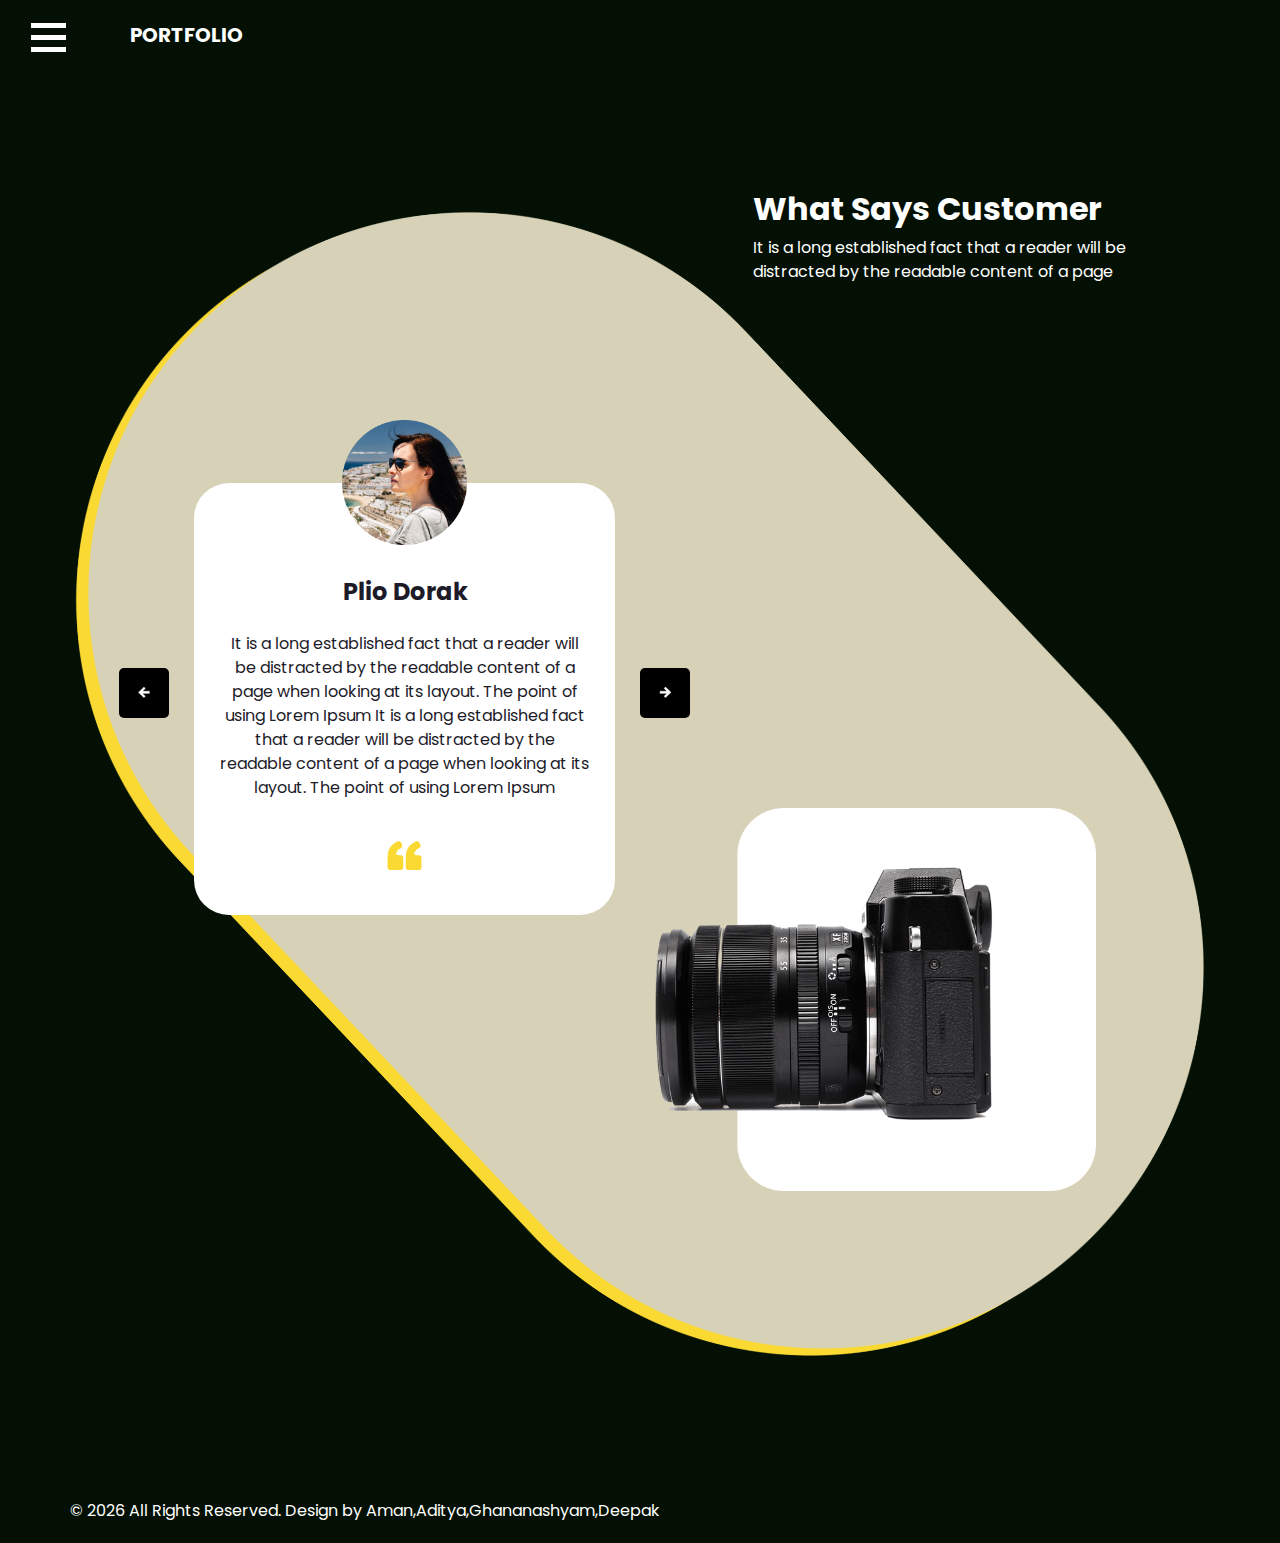
<file: testimonial.html>
<!DOCTYPE html>
<html lang="en">

<head>
  <!-- Basic -->
  <meta charset="utf-8" />
  <meta http-equiv="X-UA-Compatible" content="IE=edge" />
  <!-- Mobile Metas -->
  <meta name="viewport" content="width=device-width, initial-scale=1, shrink-to-fit=no" />
  <!-- Site Metas -->
  <meta name="keywords" content="" />
  <meta name="description" content="" />
  <meta name="author" content="" />

  <title>Testimonial</title>

  <!-- slider stylesheet -->
  <link rel="stylesheet" type="text/css" href="https://cdnjs.cloudflare.com/ajax/libs/OwlCarousel2/2.3.4/assets/owl.carousel.min.css" />

  <!-- bootstrap core css -->
  <link rel="stylesheet" type="text/css" href="css/bootstrap.css" />

  <!-- Custom styles for this template -->
  <link href=" css/style.css" rel="stylesheet" />
  <!-- responsive style -->
  <link href="css/responsive.css" rel="stylesheet" />
</head>

<body class="">
  <div class="hero_area">
    <!-- header section strats -->
    <header class="header_section">
      <div class="container-fluid">
        <nav class="navbar navbar-expand-lg custom_nav-container d-block">
          <div class="main_nav_menu">
            <div class="fk_width">
              <div class="custom_menu-btn">
                <button onclick="openNav()">
                  <span class="s-1"> </span>
                  <span class="s-2"> </span>
                  <span class="s-3"> </span>
                </button>
              </div>
              <div id="myNav" class="overlay">
                <div class="overlay-content">
                  <a class="" href="index.html">Home <span class="sr-only">(current)</span></a>
                  <a class="" href="about.html">About </a>
                  <a class="" href="gallery.html">Gallery </a>
                  <a class="" href="blog.html">Blog </a>
                  <a class="" href="testimonial.html">Testimonial </a>
                </div>
              </div>
            </div>
            <a class="navbar-brand" href="index.html">
              <span>
                PORTFOLIO
              </span>
            </a>
          </div>
        </nav>
      </div>
    </header>
    <!-- end header section -->


  </div>


  <!-- client section -->

  <section class="client_section layout_padding">
    <div class="container">
      <div class="row">
        <div class="col-lg-5 ml-auto">
          <div class="heading_container">
            <h2>
              What Says Customer
            </h2>
            <p>
              It is a long established fact that a reader will be distracted by the readable content of a page
            </p>
          </div>
        </div>
      </div>
    </div>
    <div class="client_container">
      <div class="client_bg">
        <img src="images/gallery-bg.png" alt="" />
      </div>
      <div class="container">
        <div class="client_box">
          <div class="row">
            <div class="col-lg-6">
              <div class="box b1">
                <div id="carouselExampleControls" class="carousel slide" data-ride="carousel">
                  <div class="carousel-inner">
                    <div class="carousel-item active">
                      <div class="client_content-box layout_padding">
                        <div class="img-box">
                          <img src="images/client.png" alt="" />
                        </div>
                        <div class="detail-box">
                          <h4>
                            Plio Dorak
                          </h4>
                          <p>
                            It is a long established fact that a reader will be distracted by the readable content of a page when looking at its layout. The point of using Lorem Ipsum It is a long established fact that a reader will be distracted by the readable content of a page when looking at its layout. The point of using Lorem Ipsum
                          </p>
                          <img src="images/quote.png" alt="" />
                        </div>
                      </div>
                    </div>
                    <div class="carousel-item">
                      <div class="client_content-box layout_padding">
                        <div class="img-box">
                          <img src="images/client.png" alt="" />
                        </div>
                        <div class="detail-box">
                          <h4>
                            Plio Dorak
                          </h4>
                          <p>
                            It is a long established fact that a reader will be distracted by the readable content of a page when looking at its layout. The point of using Lorem Ipsum It is a long established fact that a reader will be distracted by the readable content of a page when looking at its layout. The point of using Lorem Ipsum
                          </p>
                          <img src="images/quote.png" alt="" />
                        </div>
                      </div>
                    </div>
                    <div class="carousel-item">
                      <div class="client_content-box layout_padding">
                        <div class="img-box">
                          <img src="images/client.png" alt="" />
                        </div>
                        <div class="detail-box">
                          <h4>
                            Plio Dorak
                          </h4>
                          <p>
                            It is a long established fact that a reader will be distracted by the readable content of a page when looking at its layout. The point of using Lorem Ipsum It is a long established fact that a reader will be distracted by the readable content of a page when looking at its layout. The point of using Lorem Ipsum
                          </p>
                          <img src="images/quote.png" alt="" />
                        </div>
                      </div>
                    </div>
                  </div>
                  <a class="carousel-control-prev" href="#carouselExampleControls" role="button" data-slide="prev">
                    <span class="sr-only">Previous</span>
                  </a>
                  <a class="carousel-control-next" href="#carouselExampleControls" role="button" data-slide="next">
                    <span class="sr-only">Next</span>
                  </a>
                </div>
              </div>
            </div>
            <div class="col-lg-6">
              <div class="box b2">
                <div class="camera_img-box">
                  <img src="images/camera.png" alt="" />
                </div>
              </div>
            </div>
          </div>
        </div>
      </div>
    </div>
  </section>
<br><br><br><br><br><br><br>
  <!-- end client section -->

  <!-- footer section -->
  <footer class="footer_section ">
    <div class="container">
      <p>
        &copy; <span id="displayYear"></span> All Rights Reserved. Design by Aman,Aditya,Ghananashyam,Deepak
      </p>
    </div>
  </footer>
  <!-- footer section -->

  <script src="js/jquery-3.4.1.min.js"></script>
  <script src="js/bootstrap.js"></script>
  <script src="https://cdnjs.cloudflare.com/ajax/libs/OwlCarousel2/2.3.4/owl.carousel.min.js"></script>
  <script src="js/custom.js"></script>
</body>

</html>
</file>
<file: css/style.css>
@import url("https://fonts.googleapis.com/css2?family=Open+Sans:wght@400;700&family=Poppins:wght@400;500;700&display=swap");
@font-face {
  font-family: "Andale Mono";
  src: url(../fonts/AndaleMono.ttf);
}

html {
  scroll-behavior: smooth;
  overflow-x: hidden;
}

body {
  font-family: "Poppins", sans-serif;
  color: #ffffff;
  background-color: #031003;
}

.layout_margin {
  margin-top: 90px;
  margin-bottom: 90px;
}

.layout_padding {
  padding-top: 120px;
  padding-bottom: 120px;
}

.layout_padding2 {
  padding-top: 45px;
  padding-bottom: 45px;
}

.layout_padding2-top {
  padding-top: 45px;
}

.layout_padding2-bottom {
  padding-bottom: 45px;
}

.layout_padding-top {
  padding-top: 120px;
}

.layout_padding-bottom {
  padding-bottom: 120px;
}

.heading_container {
  display: -webkit-box;
  display: -ms-flexbox;
  display: flex;
  -webkit-box-orient: vertical;
  -webkit-box-direction: normal;
      -ms-flex-direction: column;
          flex-direction: column;
  -webkit-box-align: start;
      -ms-flex-align: start;
          align-items: flex-start;
  color: #ffffff;
}

.heading_container h2 {
  font-weight: bold;
}

.heading_container a {
  display: inline-block;
  background: #fad932;
  color: #000000;
  padding: 10px 35px;
  border-radius: 30px;
  border: 1px solid #fad932;
  -webkit-transition: all 0.3s;
  transition: all 0.3s;
  text-transform: uppercase;
  margin-top: 15px;
}

.heading_container a:hover {
  background: transparent;
  color: #fad932;
}

@-webkit-keyframes hueAnimate {
  0% {
    -webkit-filter: hue-rotate(0deg);
            filter: hue-rotate(0deg);
  }
  100% {
    -webkit-filter: hue-rotate(360deg);
            filter: hue-rotate(360deg);
  }
}

@keyframes hueAnimate {
  0% {
    -webkit-filter: hue-rotate(0deg);
            filter: hue-rotate(0deg);
  }
  100% {
    -webkit-filter: hue-rotate(360deg);
            filter: hue-rotate(360deg);
  }
}

/*header section*/
.hero_area {
  position: relative;
}

.sub_page .info_section .social_box {
  -webkit-filter: invert(100%);
          filter: invert(100%);
}

.header_section .container-fluid {
  padding-right: 25px;
  padding-left: 25px;
}

.header_section .nav_container {
  margin: 0 auto;
}

.custom_nav-container.navbar-expand-lg .navbar-nav .nav-link img {
  width: 22px;
  margin-right: 15px;
}

.custom_nav-container.navbar-expand-lg .navbar-nav .nav-link {
  padding: 0px 25px;
  color: #fefeff;
  text-align: center;
  font-family: "Roboto", sans-serif;
}

.custom_menu-btn {
  z-index: 9;
  position: absolute;
  left: 0;
  top: 15px;
}

.custom_menu-btn button {
  outline: none;
  border: none;
  background-color: transparent;
}

.custom_menu-btn span {
  display: block;
  width: 35px;
  height: 5px;
  background-color: #fff;
  margin: 7px 0;
  -webkit-transition: all 0.3s;
  transition: all 0.3s;
}

.custom_menu-btn .s-2 {
  -webkit-transition: all 0.1s;
  transition: all 0.1s;
}

.menu_btn-style {
  position: fixed;
  left: 22px;
  top: 15px;
}

.menu_btn-style button {
  -webkit-transform: translateX(14px);
          transform: translateX(14px);
}

.menu_btn-style button .s-1 {
  -webkit-transform: rotate(45deg) translateY(17px);
          transform: rotate(45deg) translateY(17px);
}

.menu_btn-style button .s-2 {
  -webkit-transform: translateX(-100px);
          transform: translateX(-100px);
}

.menu_btn-style button .s-3 {
  -webkit-transform: rotate(-45deg) translateY(-17px);
          transform: rotate(-45deg) translateY(-17px);
}

.position-unset {
  position: unset;
}

.navbar-expand-lg .navbar-collapse {
  -webkit-box-flex: 0;
      -ms-flex-positive: 0;
          flex-grow: 0;
}

.overlay {
  height: 100%;
  width: 0;
  position: fixed;
  z-index: 1;
  top: 0;
  left: 0;
  background: rgba(3, 16, 3, 0.95);
  overflow-x: hidden;
  -webkit-transition: 0.5s;
  transition: 0.5s;
}

.overlay .closebtn {
  position: absolute;
  top: 0;
  right: 30px;
  font-size: 60px;
}

.overlay a {
  display: inline-block;
  padding: 10px 15px;
  text-decoration: none;
  font-size: 18px;
  text-transform: uppercase;
  color: #ffffff;
  margin: 10px 0;
  display: block;
  -webkit-transition: 0.3s;
  transition: 0.3s;
  border: 1.5px solid #ffffff;
  border-radius: 5px;
  width: 190px;
}

.overlay a:hover {
  border-color: transparent;
  background-color: #ffffff;
}

.overlay-content {
  position: relative;
  top: 20%;
  width: 100%;
  text-align: center;
  margin-top: 30px;
  display: -webkit-box;
  display: -ms-flexbox;
  display: flex;
  -webkit-box-orient: vertical;
  -webkit-box-direction: normal;
      -ms-flex-direction: column;
          flex-direction: column;
  -webkit-box-align: center;
      -ms-flex-align: center;
          align-items: center;
}

.menu_width {
  width: 100%;
}

.scroll-y-hidden {
  overflow-y: hidden;
}

a,
a:hover,
a:focus {
  text-decoration: none;
}

a:hover,
a:focus {
  color: initial;
}

.btn,
.btn:focus {
  outline: none !important;
  -webkit-box-shadow: none;
          box-shadow: none;
}

.fk_width {
  width: 105px;
}

.custom_nav-container .nav_search-btn {
  background-image: url(../images/search-icon.png);
  background-size: 18px;
  background-repeat: no-repeat;
  width: 35px;
  height: 35px;
  padding: 0;
  border: none;
  background-position: center;
}

.navbar-brand {
  display: -webkit-box;
  display: -ms-flexbox;
  display: flex;
}

.navbar-brand span {
  color: #ffffff;
  font-weight: bold;
  text-transform: uppercase;
}

.custom_nav-container {
  z-index: 99999;
  padding: 15px 0;
  -webkit-box-pack: start;
      -ms-flex-pack: start;
          justify-content: flex-start;
}

.custom_nav-container .navbar-toggler {
  outline: none;
}

.custom_nav-container .navbar-toggler .navbar-toggler-icon {
  background-image: url(../images/menu.png);
  background-size: 55px;
}

.main_nav_menu {
  display: -webkit-box;
  display: -ms-flexbox;
  display: flex;
}

.user_option {
  display: -webkit-box;
  display: -ms-flexbox;
  display: flex;
  -webkit-box-align: center;
      -ms-flex-align: center;
          align-items: center;
  margin-left: 45px;
}

.user_option a {
  display: -webkit-box;
  display: -ms-flexbox;
  display: flex;
  -webkit-box-align: center;
      -ms-flex-align: center;
          align-items: center;
  margin-right: 35px;
  color: #ffffff;
  text-transform: uppercase;
}

.user_option a img {
  width: 20px;
  margin-right: 10px;
}

.user_option a span {
  color: #ffffff;
}

/*end header section*/
.slider_section {
  padding-top: 45px;
}

.slider_section #carouselExampleIndicators {
  -webkit-box-flex: 1;
      -ms-flex: 1;
          flex: 1;
}

.slider_section .detail-box {
  color: #ffffff;
  margin-top: 75px;
}

.slider_section .detail-box h1 {
  font-size: 3rem;
  font-family: "Andale Mono";
}

.slider_section .detail-box p {
  margin-top: 15px;
}

.slider_section .detail-box a {
  display: inline-block;
  background: #fad932;
  color: #000000;
  padding: 10px 25px;
  border-radius: 30px;
  border: 1px solid #fad932;
  -webkit-transition: all 0.3s;
  transition: all 0.3s;
  text-transform: uppercase;
  margin-top: 35px;
}

.slider_section .detail-box a:hover {
  background: transparent;
  color: #fad932;
}

.slider_section .img-box {
  margin-top: -125px;
}

.slider_section .img-box img {
  width: 100%;
}

.slider_section .img-box::before {
  content: "";
  position: absolute;
  top: -135px;
  left: 0;
  width: 100%;
  height: 100%;
  background: -webkit-gradient(linear, left top, left bottom, from(#000000), color-stop(transparent), to(transparent));
  background: linear-gradient(to bottom, #000000, transparent, transparent);
  z-index: 1;
  display: none;
}

.slider_section .carousel_control-box {
  display: -webkit-box;
  display: -ms-flexbox;
  display: flex;
  -webkit-box-align: center;
      -ms-flex-align: center;
          align-items: center;
  margin-top: 45px;
}

.slider_section .carousel_btn-container {
  width: 95px;
  min-width: 95px;
  display: -webkit-box;
  display: -ms-flexbox;
  display: flex;
  -webkit-box-pack: justify;
      -ms-flex-pack: justify;
          justify-content: space-between;
  z-index: 999;
}

.slider_section .carousel_btn-container .carousel-control-prev,
.slider_section .carousel_btn-container .carousel-control-next {
  position: unset;
  width: 45px;
  height: 45px;
  border: none;
  border-radius: 100%;
  opacity: 1;
  background-repeat: no-repeat;
  background-size: 10px;
  background-position: center;
  border: 1.5px solid #ffffff;
  background-color: transparent;
}

.slider_section .carousel_btn-container .carousel-control-prev:hover,
.slider_section .carousel_btn-container .carousel-control-next:hover {
  background-color: #fad932;
  border-color: transparent;
}

.slider_section .carousel_btn-container .carousel-control-prev {
  background-image: url(../images/prev.png);
}

.slider_section .carousel_btn-container .carousel-control-next {
  background-image: url(../images/next.png);
}

.slider_section .carousel-indicators {
  width: 550px;
  min-width: 550px;
  position: relative;
  margin: 0;
  margin-left: 35px;
  -webkit-box-pack: justify;
      -ms-flex-pack: justify;
          justify-content: space-between;
}

.slider_section .carousel-indicators::before {
  content: "";
  width: calc(100% - 75px);
  height: 1px;
  position: absolute;
  top: 50%;
  left: calc(50% - 8px);
  -webkit-transform: translate(-50%, -50%);
          transform: translate(-50%, -50%);
  background-color: #ffffff;
}

.slider_section .carousel-indicators .ol_design {
  width: 20px;
  height: 20px;
  position: absolute;
  top: 50%;
  left: calc(0% + 35px);
  -webkit-transform: translate(-50%, -50%);
          transform: translate(-50%, -50%);
  border-radius: 100%;
  background-color: #fad932;
  -webkit-transition: all .3s;
  transition: all .3s;
  z-index: 2;
}

.slider_section .carousel-indicators li {
  height: auto;
  border: none;
  opacity: 1;
  color: #ffffff;
  text-indent: 0;
  background-color: transparent;
}

.about_section .detail-box {
  margin: 35px auto;
  position: relative;
  z-index: 2;
}

.about_section .img-box {
  width: 90%;
  margin: auto;
  position: relative;
  background-repeat: no-repeat;
  margin-top: -125px;
}

.about_section .img-box .play_btn {
  background: #fad932;
  display: -webkit-box;
  display: -ms-flexbox;
  display: flex;
  -webkit-box-align: center;
      -ms-flex-align: center;
          align-items: center;
  -webkit-box-pack: center;
      -ms-flex-pack: center;
          justify-content: center;
  border-radius: 100%;
  width: 75px;
  height: 75px;
  position: absolute;
  z-index: 3;
  top: 50%;
  left: 50%;
  -webkit-transform: translate(-50%, -50%);
          transform: translate(-50%, -50%);
}

.about_section .img-box .play_btn button {
  -webkit-box-shadow: none;
          box-shadow: none;
  background-color: transparent;
  border: none;
  position: relative;
  z-index: 5;
}

.about_section .img-box .play_btn a {
  background: #fad932;
  display: -webkit-box;
  display: -ms-flexbox;
  display: flex;
  -webkit-box-align: center;
      -ms-flex-align: center;
          align-items: center;
  -webkit-box-pack: center;
      -ms-flex-pack: center;
          justify-content: center;
  border-radius: 100%;
  width: 75px;
  height: 75px;
  position: relative;
  z-index: 5;
}

.about_section .img-box .play_btn img {
  width: 20px;
  margin-left: 3px;
}

.about_section .img-box .play_btn::before {
  content: "";
  width: 100%;
  height: 100%;
  position: absolute;
  top: 50%;
  left: 50%;
  background: #fad932;
  opacity: 1;
  border-radius: 100%;
  -webkit-transform: translate(-50%, -50%);
          transform: translate(-50%, -50%);
}

.about_section .img-box .play_btn::before {
  z-index: 2;
  -webkit-animation: before-animation 1500ms infinite;
          animation: before-animation 1500ms infinite;
}

@-webkit-keyframes before-animation {
  0% {
    -webkit-transform: translateX(-50%) translateY(-50%) translateZ(0) scale(1);
            transform: translateX(-50%) translateY(-50%) translateZ(0) scale(1);
    opacity: 1;
  }
  100% {
    -webkit-transform: translateX(-50%) translateY(-50%) translateZ(0) scale(1.5);
            transform: translateX(-50%) translateY(-50%) translateZ(0) scale(1.5);
    opacity: 0;
  }
}

@keyframes before-animation {
  0% {
    -webkit-transform: translateX(-50%) translateY(-50%) translateZ(0) scale(1);
            transform: translateX(-50%) translateY(-50%) translateZ(0) scale(1);
    opacity: 1;
  }
  100% {
    -webkit-transform: translateX(-50%) translateY(-50%) translateZ(0) scale(1.5);
            transform: translateX(-50%) translateY(-50%) translateZ(0) scale(1.5);
    opacity: 0;
  }
}

.about_section .img-box .about-img {
  width: 100%;
  -webkit-transform: rotate(-25deg);
          transform: rotate(-25deg);
  -webkit-animation: hueAnimate .7s infinite;
          animation: hueAnimate .7s infinite;
}

.about_section .btn-box {
  display: -webkit-box;
  display: -ms-flexbox;
  display: flex;
  -webkit-box-pack: center;
      -ms-flex-pack: center;
          justify-content: center;
  margin-top: 75px;
  margin-bottom: 175px;
}

.about_section .btn-box a {
  display: inline-block;
  background: #ffffff;
  color: #000000;
  padding: 10px 40px;
  border-radius: 30px;
  border: 1px solid #ffffff;
  -webkit-transition: all 0.3s;
  transition: all 0.3s;
}

.about_section .btn-box a:hover {
  background: transparent;
  color: #ffffff;
}

.gallery_section .gallery_container {
  position: relative;
  max-width: 1500px;
  margin: auto;
}

.gallery_section .gallery_container .gallery_bg {
  position: absolute;
  width: 100%;
  top: 10%;
  margin-left: 0;
  -webkit-transform: rotate(45deg);
          transform: rotate(45deg);
  z-index: -1;
}

.gallery_section .gallery_container .gallery_bg img {
  width: 100%;
}

.gallery_section .gallery_container .gallery_box {
  width: 85%;
  margin: auto;
}

.gallery_section .gallery_container .box {
  display: -webkit-box;
  display: -ms-flexbox;
  display: flex;
}

.gallery_section .gallery_container .box.b1 .img-box {
  margin-left: 8%;
}

.gallery_section .gallery_container .box.b3 {
  -webkit-box-pack: end;
      -ms-flex-pack: end;
          justify-content: flex-end;
}

.gallery_section .gallery_container .box.b4 {
  -webkit-box-pack: end;
      -ms-flex-pack: end;
          justify-content: flex-end;
}

.gallery_section .gallery_container .box.b4 .img-box {
  margin-right: 8%;
}

.gallery_section .gallery_container .box .img-box {
  position: relative;
  margin: 10px;
  border-radius: 35px;
  overflow: hidden;
  width: 350px;
}

.gallery_section .gallery_container .box .img-box img {
  width: 100%;
}

.gallery_section .gallery_container .box .img-box h5 {
  color: #031003;
  position: absolute;
  margin: 0;
  top: 50%;
  left: 50%;
  -webkit-transform: translate(-50%, -50%);
          transform: translate(-50%, -50%);
  text-transform: uppercase;
}

.blog_section .detail-box {
  margin: 35px auto;
  position: relative;
  z-index: 2;
}

.blog_section .blog_container {
  position: relative;
  max-width: 1500px;
  margin: auto;
}

.blog_section .blog_container .blog_bg {
  position: absolute;
  width: 100%;
  top: 10%;
  margin-left: 0;
  -webkit-transform: rotate(-45deg);
          transform: rotate(-45deg);
  z-index: -1;
}

.blog_section .blog_container .blog_bg img {
  width: 100%;
}

.blog_section .blog_box {
  width: 80%;
  margin: auto;
}

.blog_section .box {
  margin-top: 55px;
  background-color: #ffffff;
  border-radius: 35px;
  overflow: hidden;
}

.blog_section .box.b1 {
  margin-top: 100%;
}

.blog_section .box .img-box {
  position: relative;
}

.blog_section .box .img-box img {
  width: 100%;
}

.blog_section .box .blog-detail {
  padding: 25px 25px 15px;
}

.blog_section .box .blog-detail .blog_post {
  display: -webkit-box;
  display: -ms-flexbox;
  display: flex;
  -webkit-box-pack: justify;
      -ms-flex-pack: justify;
          justify-content: space-between;
}

.blog_section .box .blog-detail .blog_post h6 {
  color: #c2bebe;
}

.blog_section .box .blog-detail h5 {
  color: #031003;
  text-transform: uppercase;
  font-weight: bold;
}

.blog_section .box .blog-detail p {
  color: #404040;
}

.client_section .client_container {
  position: relative;
  max-width: 1500px;
  margin: auto;
}

.client_section .client_container .client_bg {
  position: absolute;
  width: 100%;
  top: 10%;
  margin-left: 0;
  -webkit-transform: rotate(45deg);
          transform: rotate(45deg);
  z-index: -1;
}

.client_section .client_container .client_bg img {
  width: 100%;
}

.client_section .client_box {
  width: 80%;
  margin: auto;
}

.client_section .box {
  position: relative;
}

.client_section .client_content-box {
  display: -webkit-box;
  display: -ms-flexbox;
  display: flex;
  -webkit-box-orient: vertical;
  -webkit-box-direction: normal;
      -ms-flex-direction: column;
          flex-direction: column;
  -webkit-box-align: center;
      -ms-flex-align: center;
          align-items: center;
  text-align: center;
  margin: 0 10px;
}

.client_section .client_content-box .img-box {
  width: 125px;
  border-radius: 100%;
  margin-bottom: -62px;
  position: relative;
  z-index: 2;
}

.client_section .client_content-box .img-box img {
  width: 100%;
}

.client_section .client_content-box .detail-box {
  padding: 95px 25px 45px 25px;
  background-color: #ffffff;
  border-radius: 35px;
}

.client_section .client_content-box .detail-box h4 {
  color: #1d1b28;
  font-weight: bold;
}

.client_section .client_content-box .detail-box p {
  color: #1d1b28;
  margin-top: 25px;
}

.client_section .client_content-box .detail-box img {
  width: 35px;
  margin-top: 25px;
}

.client_section .carousel-control-prev,
.client_section .carousel-control-next {
  width: 50px;
  height: 50px;
  background-color: #000000;
  opacity: 1;
  top: 50%;
  background-repeat: no-repeat;
  background-position: center;
  background-size: 12px;
  border-radius: 5px;
}

.client_section .carousel-control-prev:hover,
.client_section .carousel-control-next:hover {
  background-color: #fad932;
}

.client_section .carousel-control-prev {
  background-image: url(../images/prev-arrow.png);
  left: -65px;
}

.client_section .carousel-control-next {
  background-image: url(../images/next-arrow.png);
  right: -65px;
}

.client_section .camera_img-box {
  margin-top: 115%;
}

.client_section .camera_img-box img {
  width: 100%;
}

/* info section */
.info_section {
  position: relative;
  margin-top: -125px;
}

.info_section .heading_container {
  margin-bottom: 25px;
}

.info_section .info_main .row {
  -webkit-box-align: center;
      -ms-flex-align: center;
          align-items: center;
}

.info_section .info_logo {
  display: -webkit-box;
  display: -ms-flexbox;
  display: flex;
}

.info_section .info_logo img {
  width: 65px;
}

.info_section .social_box {
  display: -webkit-box;
  display: -ms-flexbox;
  display: flex;
  -webkit-box-align: center;
      -ms-flex-align: center;
          align-items: center;
  -webkit-box-pack: center;
      -ms-flex-pack: center;
          justify-content: center;
}

.info_section .social_box a {
  margin: 0 10px;
}

.info_section a {
  text-transform: none;
}

.info_section h5 {
  margin-bottom: 12px;
  font-size: 24px;
  color: #3eb4b8;
}

.info_section p {
  color: #323232;
}

.info_section ul {
  padding: 0;
}

.info_section ul li {
  list-style-type: none;
  margin: 3px 0;
}

.info_section ul li a {
  color: #ffffff;
}

.info_section .info_link-box {
  display: -webkit-box;
  display: -ms-flexbox;
  display: flex;
  -webkit-box-orient: vertical;
  -webkit-box-direction: normal;
      -ms-flex-direction: column;
          flex-direction: column;
}

.info_section .info_contact .link-box {
  display: -webkit-box;
  display: -ms-flexbox;
  display: flex;
  -webkit-box-align: center;
      -ms-flex-align: center;
          align-items: center;
  margin: 15px 0;
  color: #ffffff;
}

.info_section .info_contact .link-box .img-box {
  display: -webkit-box;
  display: -ms-flexbox;
  display: flex;
  -webkit-box-pack: center;
      -ms-flex-pack: center;
          justify-content: center;
  -webkit-box-align: center;
      -ms-flex-align: center;
          align-items: center;
  margin-right: 10px;
}

.info_section .info_contact .link-box .img-box img {
  width: 20px;
}

.info_section .info_contact .link-box h6 {
  margin-bottom: 0;
}

/* end info section */
/* footer section*/
.footer_section {
  color: #ffffff;
}

.footer_section p {
  margin: 0;
  padding: 20px 0;
}

.footer_section a {
  color: #ffffff;
}

.modal-dialog {
  max-width: 800px;
  margin: 30px auto;
}

.modal-body {
  position: relative;
  padding: 0px;
}

.close {
  position: absolute;
  right: -30px;
  top: 0;
  z-index: 999;
  font-size: 2rem;
  font-weight: normal;
  color: #fff;
  opacity: 1;
}
/*# sourceMappingURL=style.css.map */
</file>
<file: css/responsive.css>
/* @media (min-width:1500px) {
    .gallery_section .gallery_container .gallery_bg {
        max-width: 1500px;
        left: 10%;

    }
}

@media (min-width:2000px) {
    .gallery_section .gallery_container .gallery_bg {
        left: 15%;

    }
} */

@media (max-width: 1260px) {}

@media (max-width: 1120px) {}

@media (max-width: 992px) {
    .main_nav_menu {
        justify-content: space-between;
    }

    .user_option {
        margin-left: 0;
    }

    .navbar-brand {
        margin-right: 0;
    }

    .slider-row {
        flex-direction: column-reverse;
    }

    .slider_section .img-box {
        margin-top: -135px;
    }

    .slider_section .detail-box {
        margin-top: 0;
    }

    .slider_section .img-box::before {
        display: block;
    }

    .slider_section .carousel-indicators {
        width: 450px;
        min-width: 450px;
    }

    .about_section .img-box {
        width: 100%;
        padding: 0 5px;
        margin-top: 0;
    }

    .gallery_section .gallery_container .gallery_bg {
        top: -75px;
    }

    .gallery_section .gallery_container .gallery_box {
        margin-top: 200px;
    }

    .blog_section .blog_container .blog_bg {
        top: 0;
    }

    .blog_section .blog_box {
        width: 100%;
    }

    .blog_section .box.b1 {
        margin-top: 35%;
    }

    .client_section .client_box {
        width: 100%;
    }

    .client_section .box {
        margin-top: 75px;
    }

    .client_section .camera_img-box {
        margin-top: 45px;
        padding-left: 45px;
    }

    .footer_section {
        text-align: center;
    }

    .social_box {
        filter: invert(100%);
    }

}

@media (max-width: 856px) {

    .client_section .carousel-control-prev,
    .client_section .carousel-control-next {
        top: 100%;

    }

    .client_section .carousel-control-prev {
        left: 50%;
        transform: translate(-105%, -50%);
    }

    .client_section .carousel-control-next {
        right: 50%;
        transform: translate(105%, -50%);
    }
}

@media (max-width: 767px) {

    .layout_padding {
        padding-top: 90px;
        padding-bottom: 90px;
    }

    .layout_padding-top {
        padding-top: 90px;
    }

    .layout_padding-bottom {
        padding-bottom: 90px;
    }


    .info_section .info_top .info_form {
        margin-bottom: 35px;
    }

    .info_section .info_main .row>div {
        display: flex;
        flex-direction: column;
        align-items: center;
        text-align: center;
        margin-bottom: 25px;
    }

    .info_section .info_contact .link-box {
        justify-content: center;
    }

    .slider_section .carousel-indicators {
        width: 400px;
        min-width: 400px;
    }

    .gallery_section .gallery_container .box {
        flex-direction: column;
        align-items: center;

    }

    .gallery_section .gallery_container .gallery_box {
        width: 100%;
    }

    .gallery_section .gallery_container .box.b1 .img-box {
        margin-left: 10px;
    }

    .gallery_section .gallery_container .box.b4 .img-box {
        margin-right: 10px;
    }

    .info_section .heading_container {
        align-items: center;
    }
}

@media (max-width: 576px) {
    .slider_section .carousel_control-box {
        flex-direction: column;
        align-items: flex-start;
    }

    .slider_section .carousel-indicators {
        width: 100%;
        min-width: 100%;
        margin-left: 0;
        margin-top: 35px;
    }

    .slider_section .img-box::before {
        background: -webkit-gradient(linear, left top, left bottom, from(#000000), to(transparent));
        background: linear-gradient(to bottom, #000, transparent);
    }

    .gallery_section .gallery_container .box .img-box {
        width: 100%;
        border-radius: 10px;
    }

    .blog_section .box {
        border-radius: 25px;
    }
}

@media (max-width: 480px) {
    .main_nav_menu {
        justify-content: center;
    }

    .fk_width {
        width: 10px;
    }

    .user_option {
        display: none;
    }

    .about_section .img-box .play_btn,
    .about_section .img-box .play_btn a {
        width: 55px;
        height: 55px;
    }
}

@media (max-width: 420px) {}

@media (max-width: 360px) {}

@media (min-width: 1200px) {
    .container {
        max-width: 1170px;
    }

}
</file>
<file: css/style1.css>
@import url('https://fonts.googleapis.com/css2?family=Poppins:wght@300;400;500;600&display=swap');
*{
    margin: 0;
    padding: 0;
    box-sizing: border-box;
    font-family: 'Poppins', sans-serif;
}
body{
  height: 100vh;
  display: flex;
  justify-content: center;
  align-items: center;
  padding: 10px;
  background: linear-gradient(135deg, #71b7e6, #9b59b6);  
}
.container{
  max-width: 700px;
  width: 100%;
  background-color: #fff;
  padding: 25px 30px;
  border-radius: 5px;
  box-shadow: 0 5px 10px rgba(0,0,0,0.15);
}
.container .title{
  font-size: 25px;
  font-weight: 500;
  position: relative;
}
.container .title::before{
  content: "";
  position: absolute;
  left: 0;
  bottom: 0;
  height: 3px;
  width: 30px;
  border-radius: 5px;
  background: linear-gradient(135deg, #71b7e6, #9b59b6);
}
.form-link{
    text-align: center;
    margin-top: 10px;
}
.content form .user-details{
  display: flex;
  flex-wrap: wrap;
  justify-content: space-between;
  margin: 20px 0 12px 0;
}
form .user-details .input-box{
  margin-bottom: 15px;
  width: calc(100% / 2 - 20px);
}
form .input-box span.details{
  display: block;
  font-weight: 500;
  margin-bottom: 5px;
}
.user-details .input-box input{
  height: 45px;
  width: 100%;
  outline: none;
  font-size: 16px;
  border-radius: 5px;
  padding-left: 15px;
  border: 1px solid #ccc;
  border-bottom-width: 2px;
  transition: all 0.3s ease;
}
.user-details .input-box input:focus,
.user-details .input-box input:valid{
  border-color: #9b59b6;
}
 form .gender-details .gender-title{
  font-size: 20px;
  font-weight: 500;
 }
 form .category{
   display: flex;
   width: 80%;
   margin: 14px 0 ;
   justify-content: space-between;
 }
 form .category label{
   display: flex;
   align-items: center;
   cursor: pointer;
 }
 form .category label .dot{
  height: 18px;
  width: 18px;
  border-radius: 50%;
  margin-right: 10px;
  background: #d9d9d9;
  border: 5px solid transparent;
  transition: all 0.3s ease;
}
 #dot-1:checked ~ .category label .one,
 #dot-2:checked ~ .category label .two,
 #dot-3:checked ~ .category label .three{
   background: #9b59b6;
   border-color: #d9d9d9;
 }
 form input[type="radio"]{
   display: none;
 }
 form .button{
   height: 45px;
   margin: 35px 0
 }
 form .button input{
   height: 100%;
   width: 100%;
   border-radius: 5px;
   border: none;
   color: #fff;
   font-size: 18px;
   font-weight: 500;
   letter-spacing: 1px;
   cursor: pointer;
   transition: all 0.3s ease;
   background: linear-gradient(135deg, #71b7e6, #9b59b6);
 }
 form .button input:hover{
  /* transform: scale(0.99); */
  background: linear-gradient(-135deg, #71b7e6, #9b59b6);
  }
 @media(max-width: 584px){
 .container{
  max-width: 100%;
}
form .user-details .input-box{
    margin-bottom: 15px;
    width: 100%;
  }
  form .category{
    width: 100%;
  }
  .content form .user-details{
    max-height: 300px;
    overflow-y: scroll;
  }
  .user-details::-webkit-scrollbar{
    width: 5px;
  }
  }
  @media(max-width: 459px){
  .container .content .category{
    flex-direction: column;
  }
}
</file>
